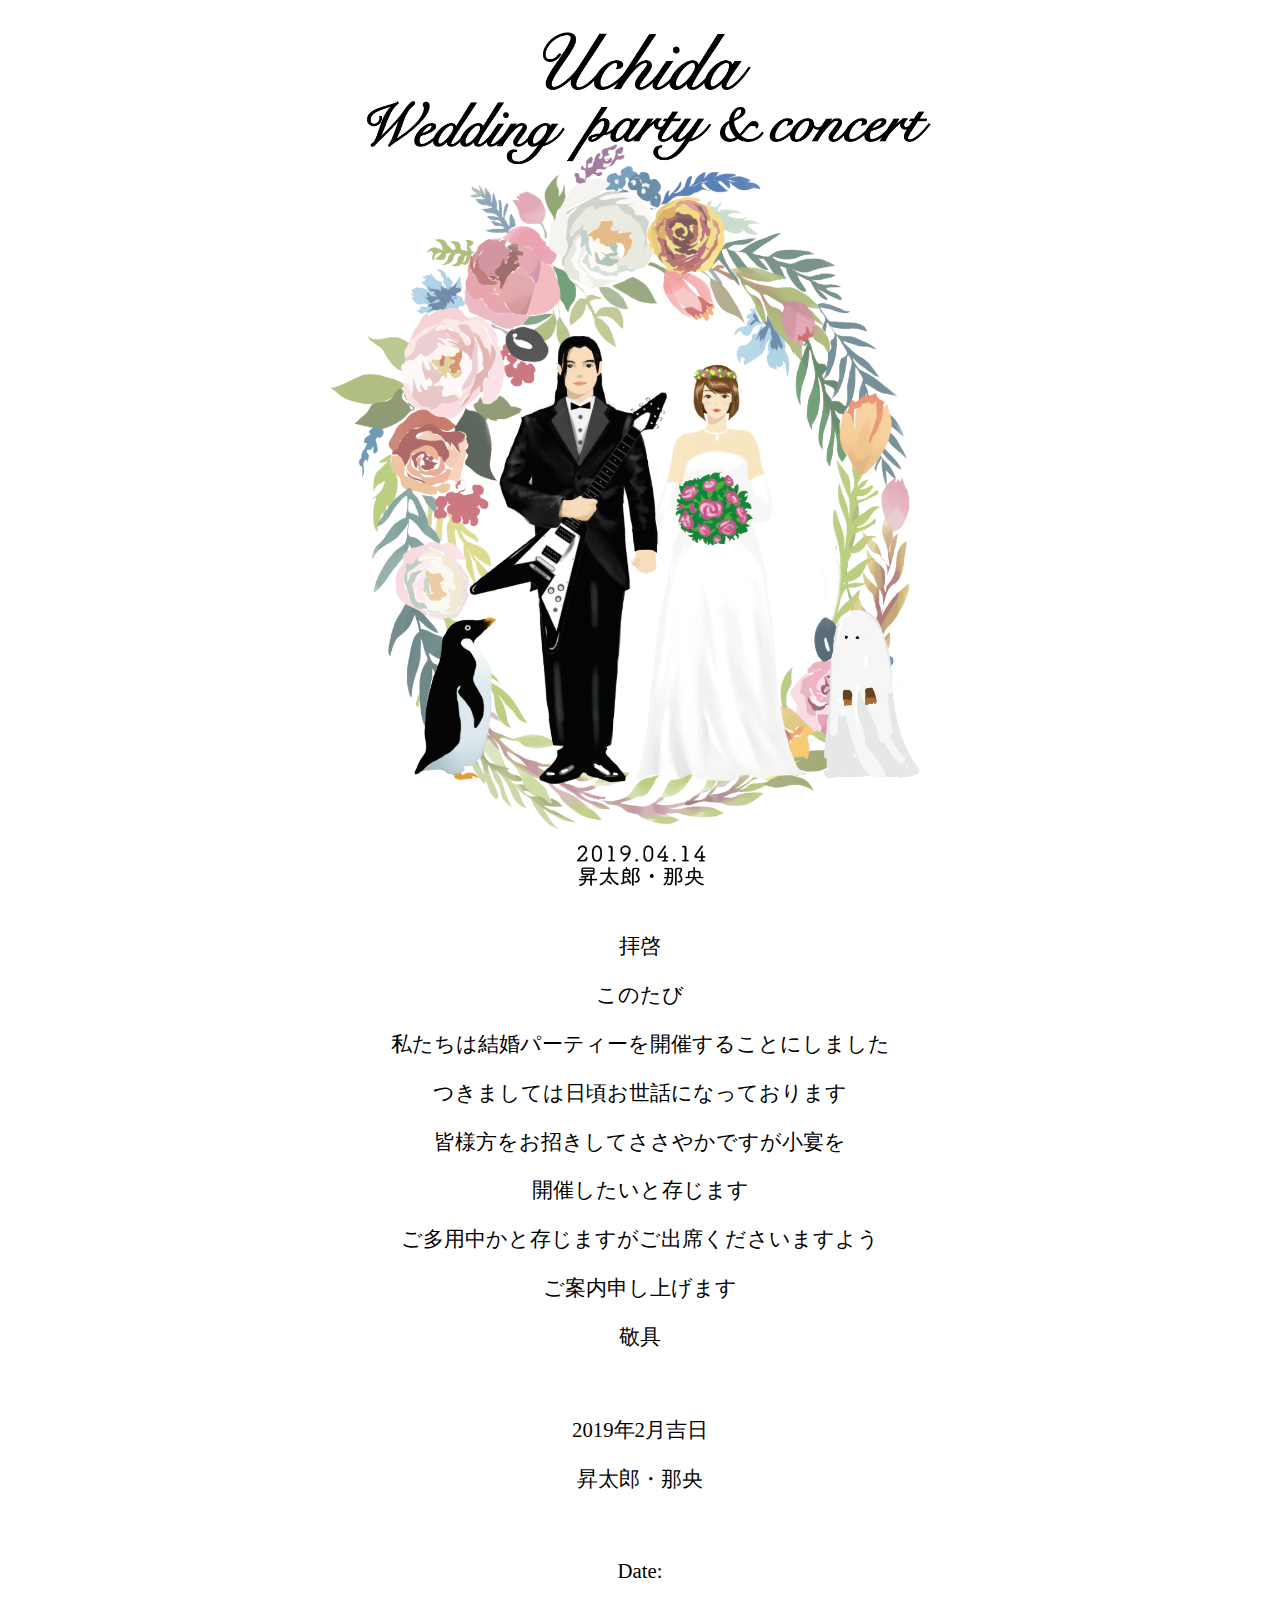
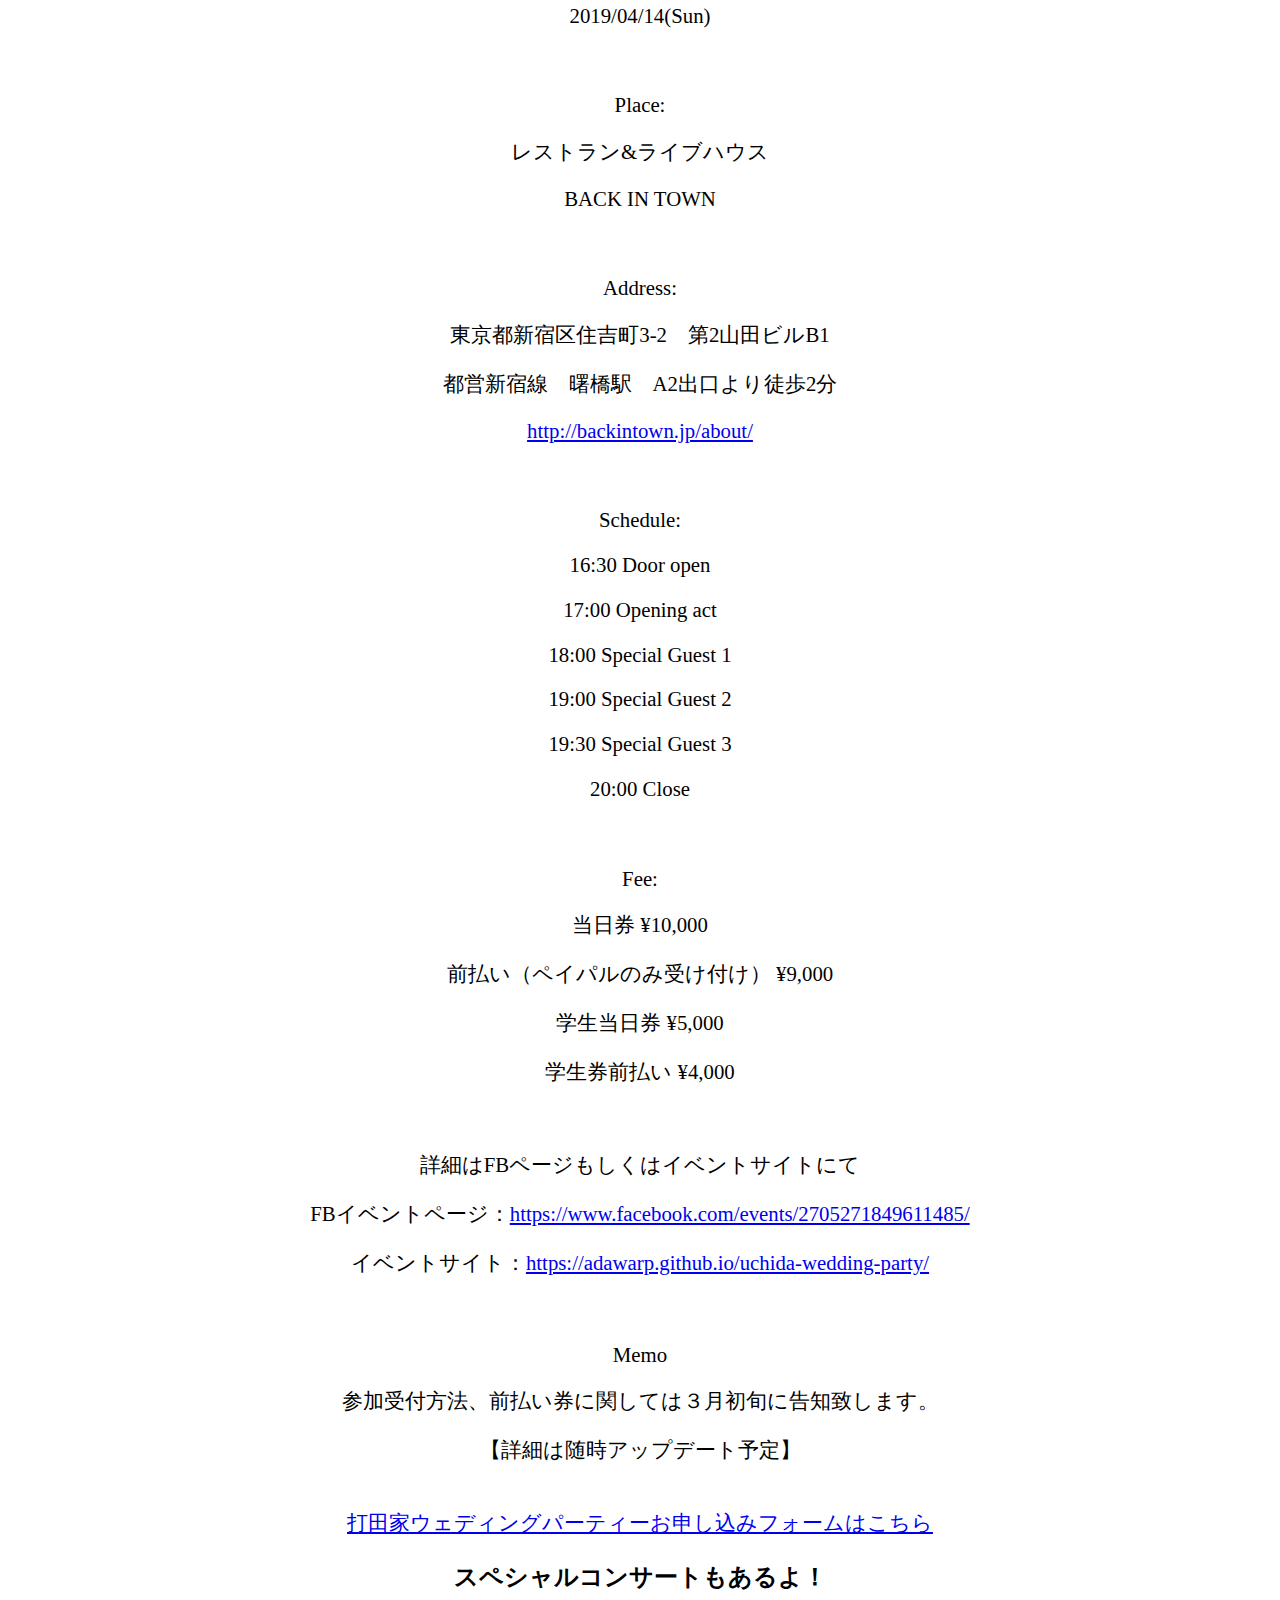
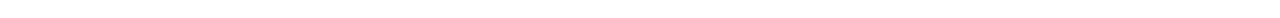
<file: index.html>
<!DOCTYPE html>
<html>
  <head>
    <title>Uchida Wedding party & concert</title>
    <link rel="stylesheet" type="text/css" href="style.css">
  </head>
  <body>
<img src="./assets/wedding-flyer-01.png" width='50%'/>
<p>拝啓</p>
<p>このたび</p>
<p>私たちは結婚パーティーを開催することにしました</p>
<p>つきましては日頃お世話になっております</p>
<p>皆様方をお招きしてささやかですが小宴を</p>
<p>開催したいと存じます</p>
<p>ご多用中かと存じますがご出席くださいますよう</p>
<p>ご案内申し上げます</p>
<p>敬具</p>
<br>
<p>2019年2月吉日</p>
<p>昇太郎・那央</p>
<br>
<p>Date:</p>
<p>2019/04/14(Sun)</p>
<br>
<p>Place:</p>
<p>レストラン&ライブハウス</p>
<p>BACK IN TOWN</p>
<br>
<p>Address:</p>
<p>東京都新宿区住吉町3-2　第2山田ビルB1</p>
<p>都営新宿線　曙橋駅　A2出口より徒歩2分</p>
<p><a href="http://backintown.jp/about/">http://backintown.jp/about/</a></p>
<br>
<p>Schedule:</p>
<p>16:30 Door open</p>
<p>17:00 Opening act</p>
<p>18:00 Special Guest 1</p>
<p>19:00 Special Guest 2</p>
<p>19:30 Special Guest 3</p>
<p>20:00 Close</p>
<br>
<p>Fee:</p>
<p>当日券 ¥10,000</p>
<p>前払い（ペイパルのみ受け付け） ¥9,000</p>
<p>学生当日券 ¥5,000</p>
<p>学生券前払い ¥4,000</p>
<br>
<p>詳細はFBページもしくはイベントサイトにて</p>
<p>FBイベントページ：<a href="https://www.facebook.com/events/2705271849611485/">https://www.facebook.com/events/2705271849611485/</a></p>
<p>イベントサイト：<a href="https://adawarp.github.io/uchida-wedding-party/">https://adawarp.github.io/uchida-wedding-party/</a></p>
<br>
<p>Memo</p>
<p>参加受付方法、前払い券に関しては３月初旬に告知致します。</p>
<p>【詳細は随時アップデート予定】</p>
<br>
<a href="https://goo.gl/forms/eLW3YJ17Cw2bu4u33">打田家ウェディングパーティーお申し込みフォームはこちら</a>

<h3>スペシャルコンサートもあるよ！</h3>
</body>
</html>
</file>
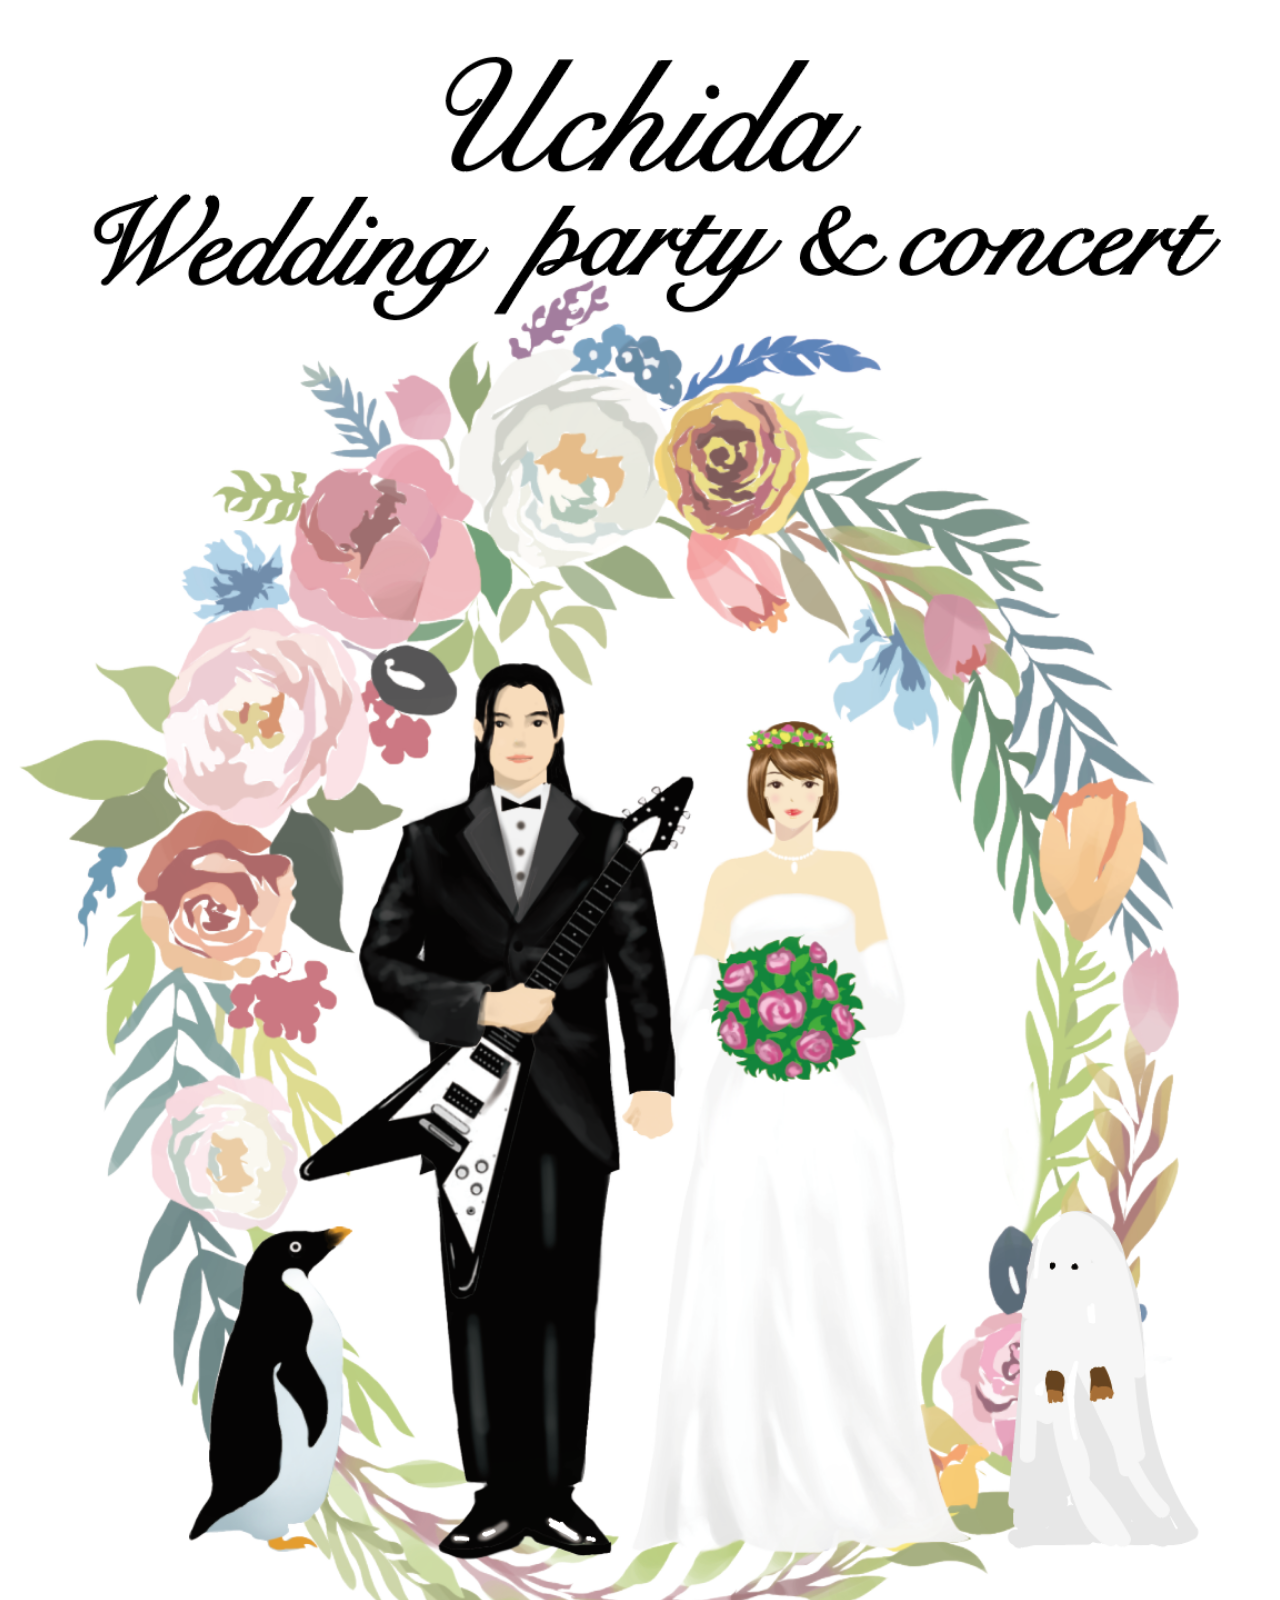
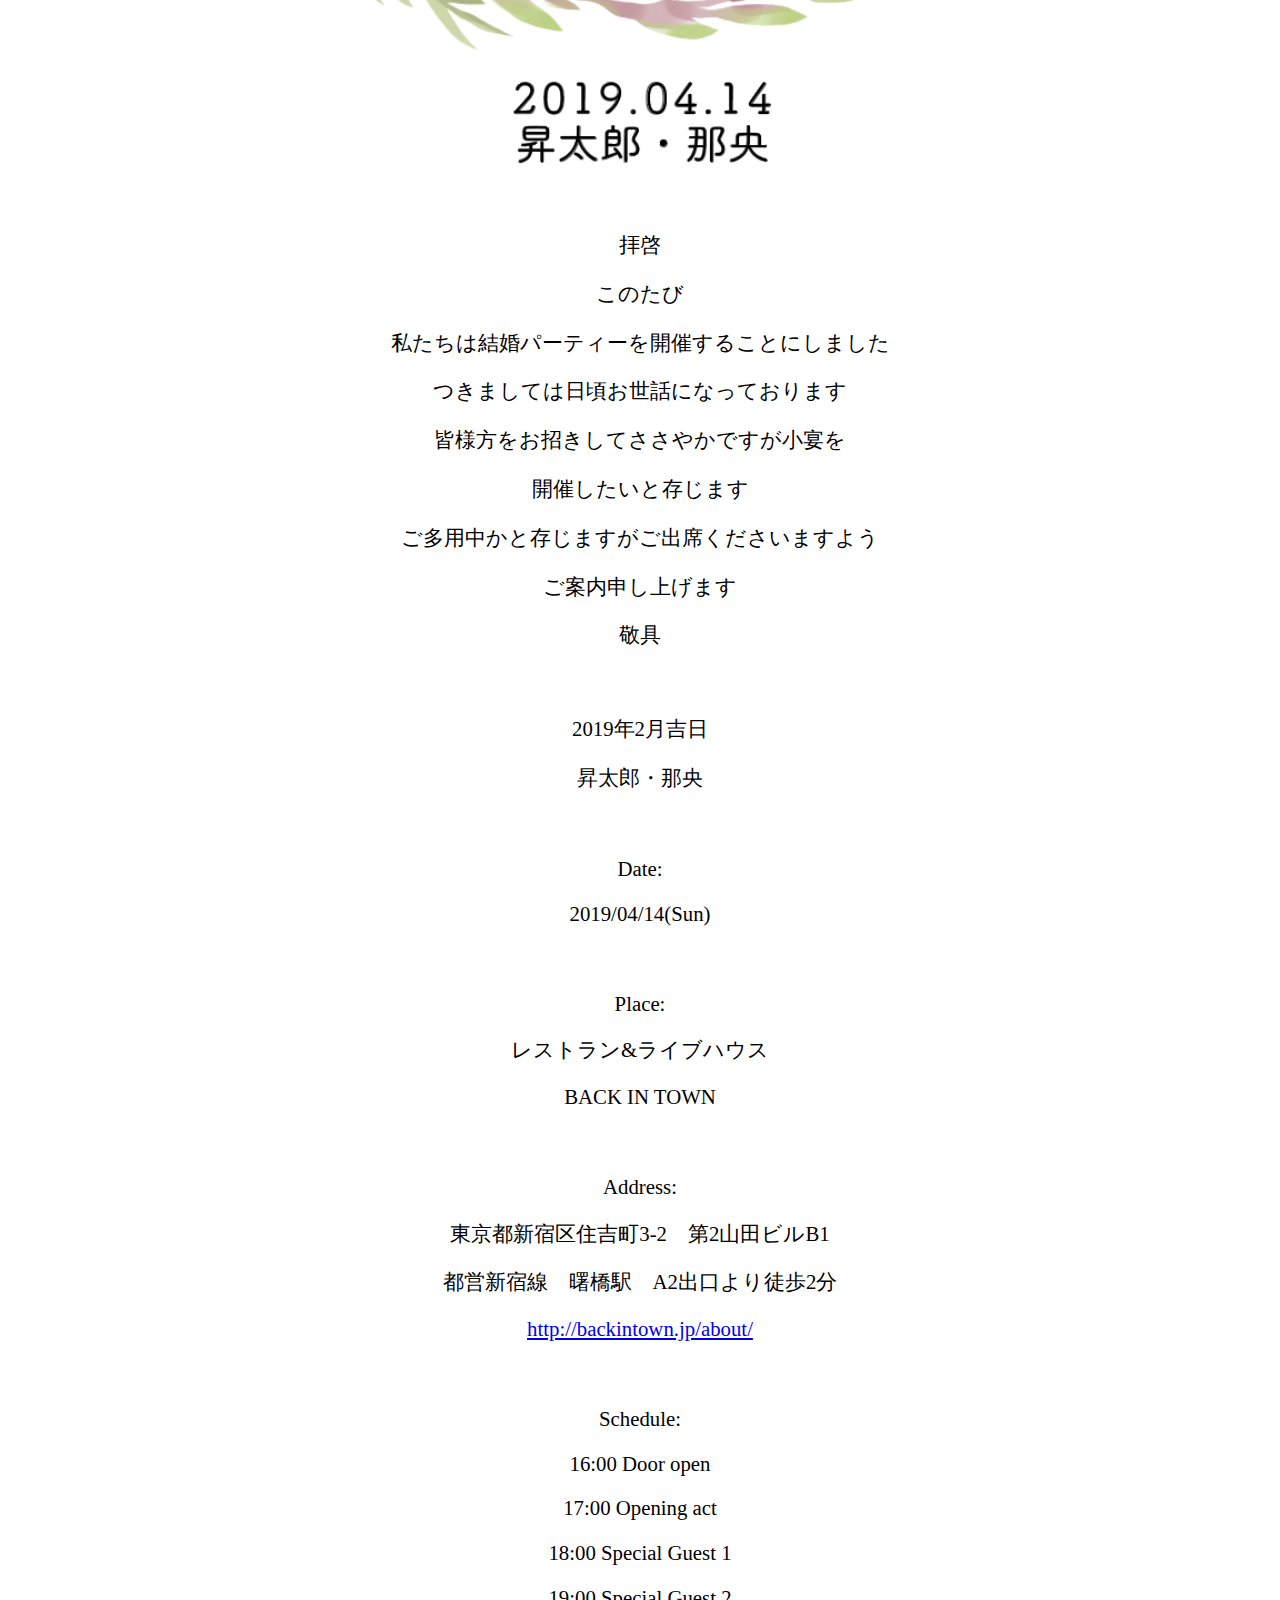
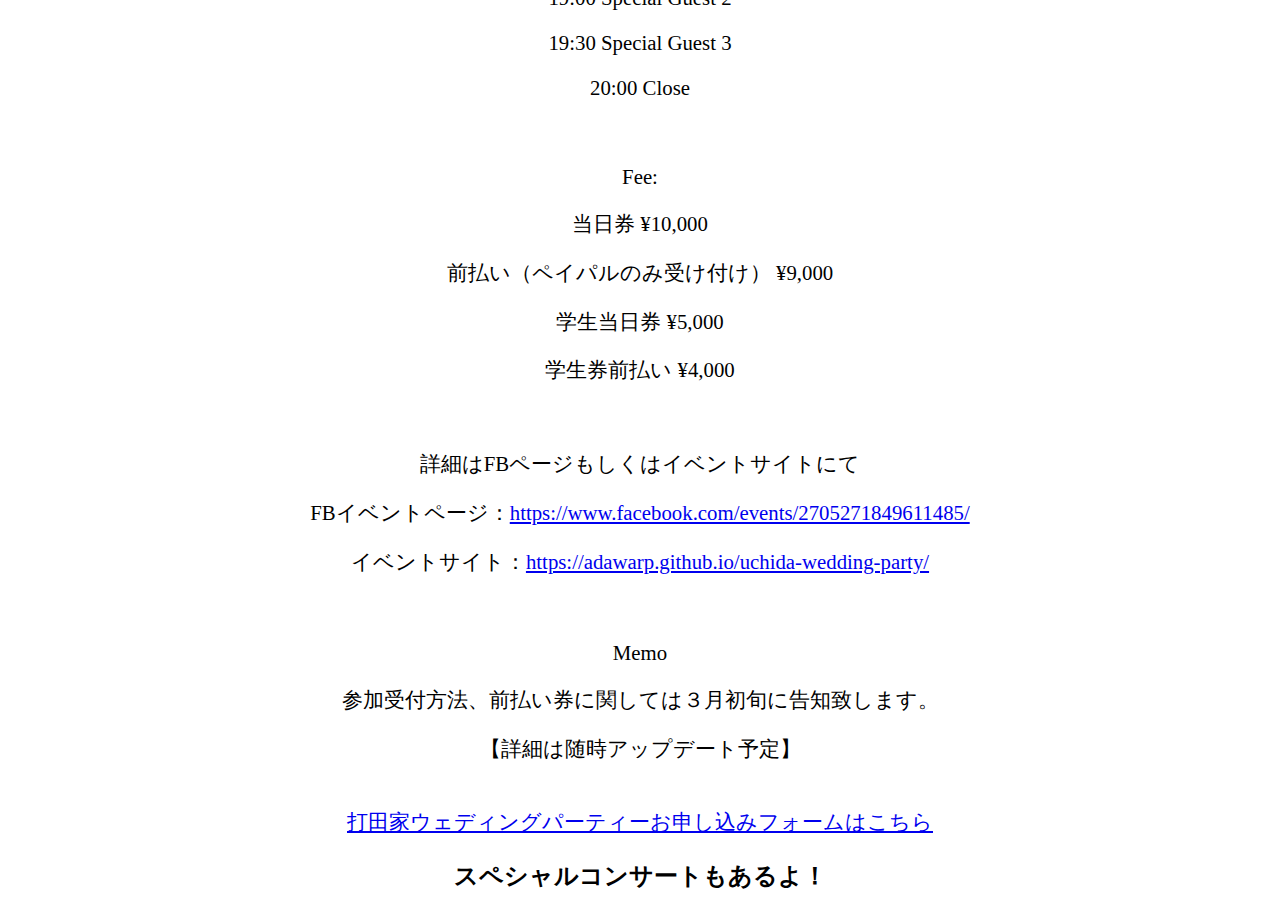
<file: index2.html>
<!DOCTYPE html>
<html>
  <head>
    <title>Uchida Wedding party & concert</title>
    <link rel="stylesheet" type="text/css" href="style.css">
  </head>
  <body>
<img src="./assets/wedding-flyer-01.png" width='100%'/>
<p>拝啓</p>
<p>このたび</p>
<p>私たちは結婚パーティーを開催することにしました</p>
<p>つきましては日頃お世話になっております</p>
<p>皆様方をお招きしてささやかですが小宴を</p>
<p>開催したいと存じます</p>
<p>ご多用中かと存じますがご出席くださいますよう</p>
<p>ご案内申し上げます</p>
<p>敬具</p>
<br>
<p>2019年2月吉日</p>
<p>昇太郎・那央</p>
<br>
<p>Date:</p>
<p>2019/04/14(Sun)</p>
<br>
<p>Place:</p>
<p>レストラン&ライブハウス</p>
<p>BACK IN TOWN</p>
<br>
<p>Address:</p>
<p>東京都新宿区住吉町3-2　第2山田ビルB1</p>
<p>都営新宿線　曙橋駅　A2出口より徒歩2分</p>
<p><a href="http://backintown.jp/about/">http://backintown.jp/about/</a></p>
<br>
<p>Schedule:</p>
<p>16:00 Door open</p>
<p>17:00 Opening act</p>
<p>18:00 Special Guest 1</p>
<p>19:00 Special Guest 2</p>
<p>19:30 Special Guest 3</p>
<p>20:00 Close</p>
<br>
<p>Fee:</p>
<p>当日券 ¥10,000</p>
<p>前払い（ペイパルのみ受け付け） ¥9,000</p>
<p>学生当日券 ¥5,000</p>
<p>学生券前払い ¥4,000</p>
<br>
<p>詳細はFBページもしくはイベントサイトにて</p>
<p>FBイベントページ：<a href="https://www.facebook.com/events/2705271849611485/">https://www.facebook.com/events/2705271849611485/</a></p>
<p>イベントサイト：<a href="https://adawarp.github.io/uchida-wedding-party/">https://adawarp.github.io/uchida-wedding-party/</a></p>
<br>
<p>Memo</p>
<p>参加受付方法、前払い券に関しては３月初旬に告知致します。</p>
<p>【詳細は随時アップデート予定】</p>
<br>
<a href="https://goo.gl/forms/eLW3YJ17Cw2bu4u33">打田家ウェディングパーティーお申し込みフォームはこちら</a>

<h3>スペシャルコンサートもあるよ！</h3>
</body>
</html>
</file>
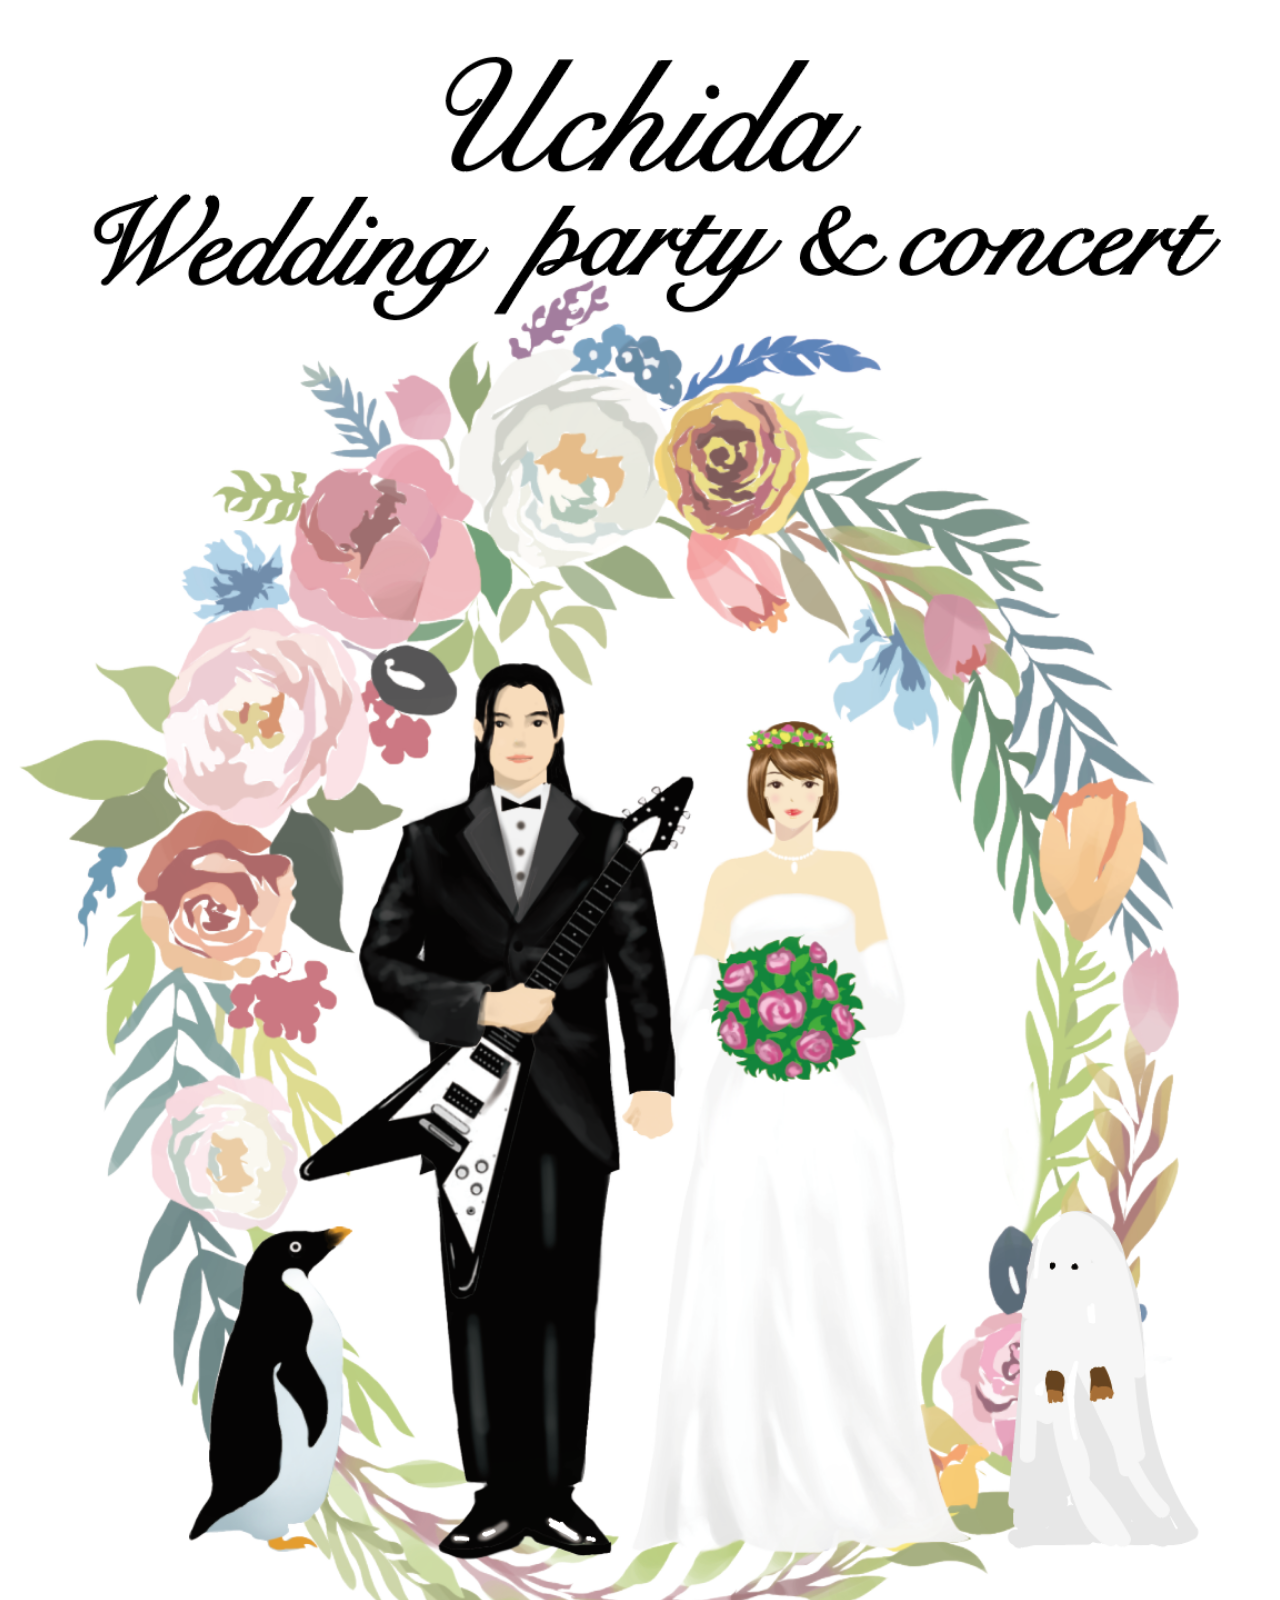
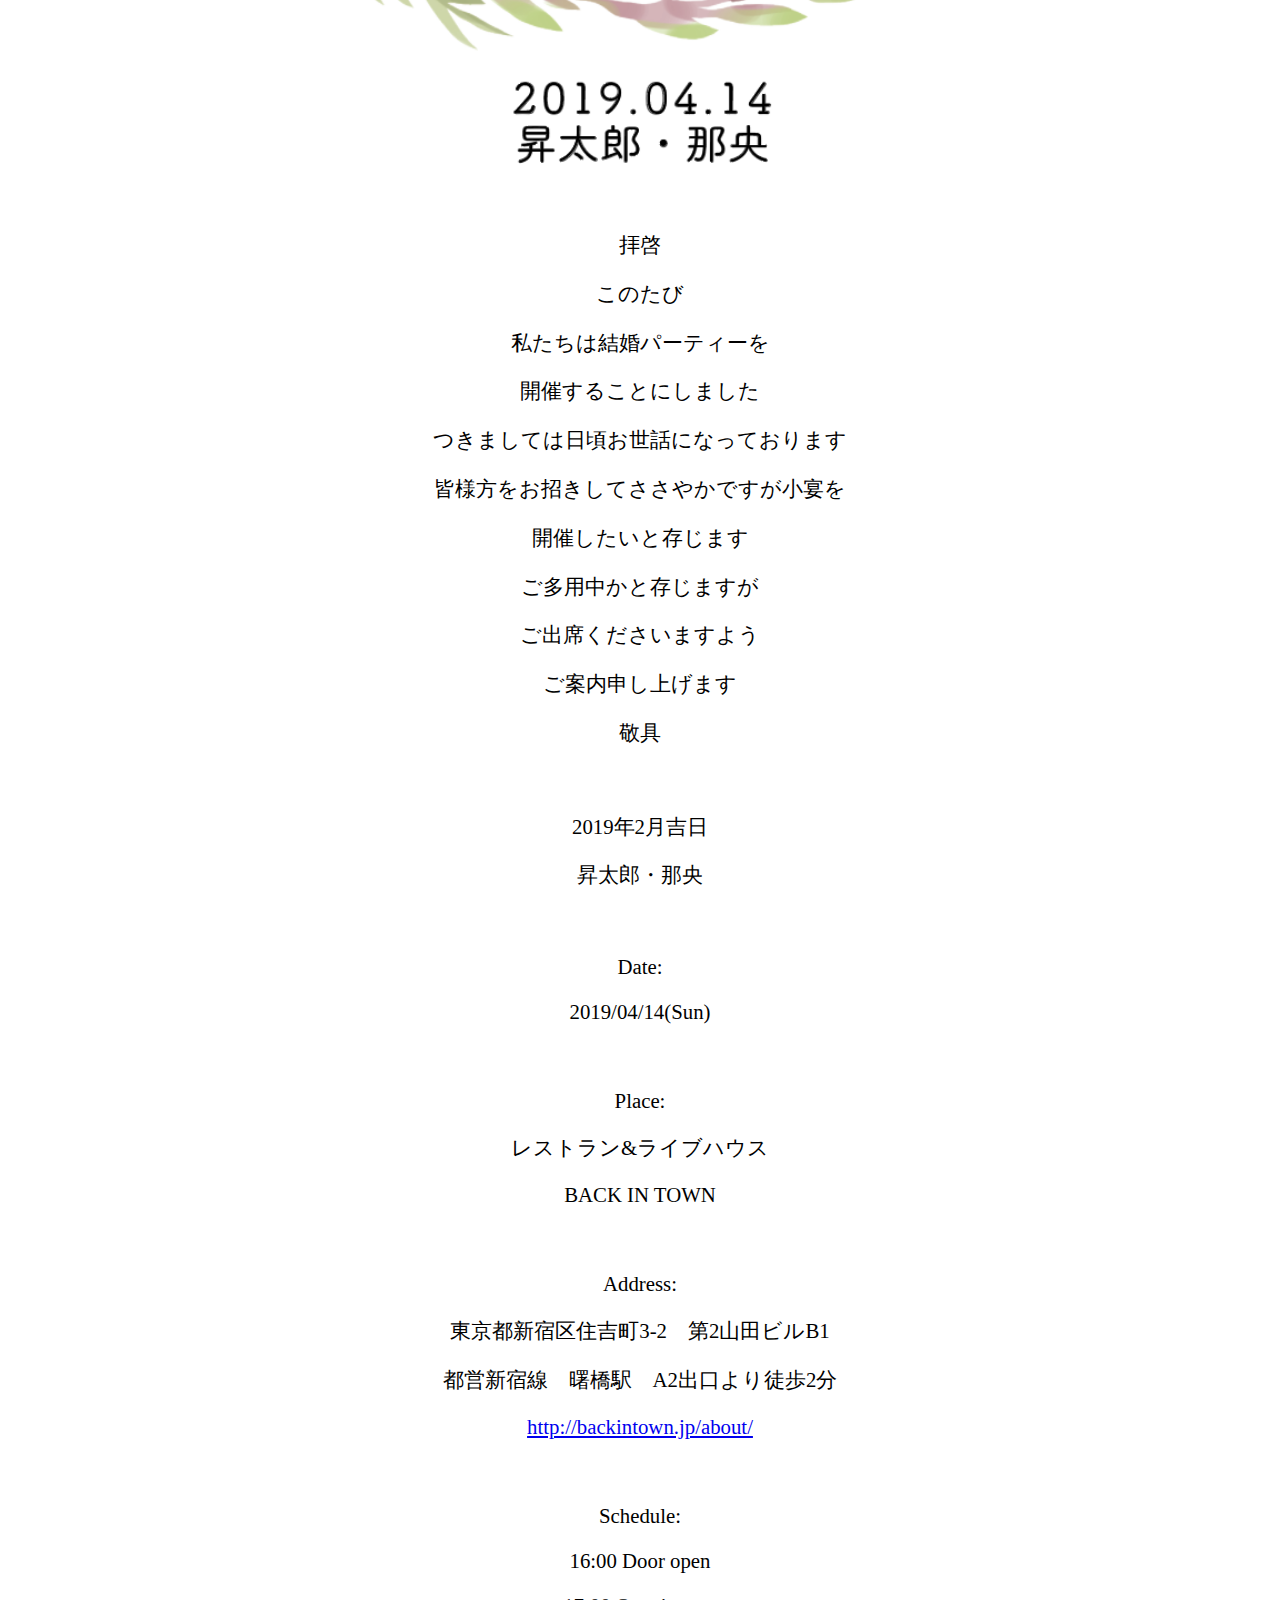
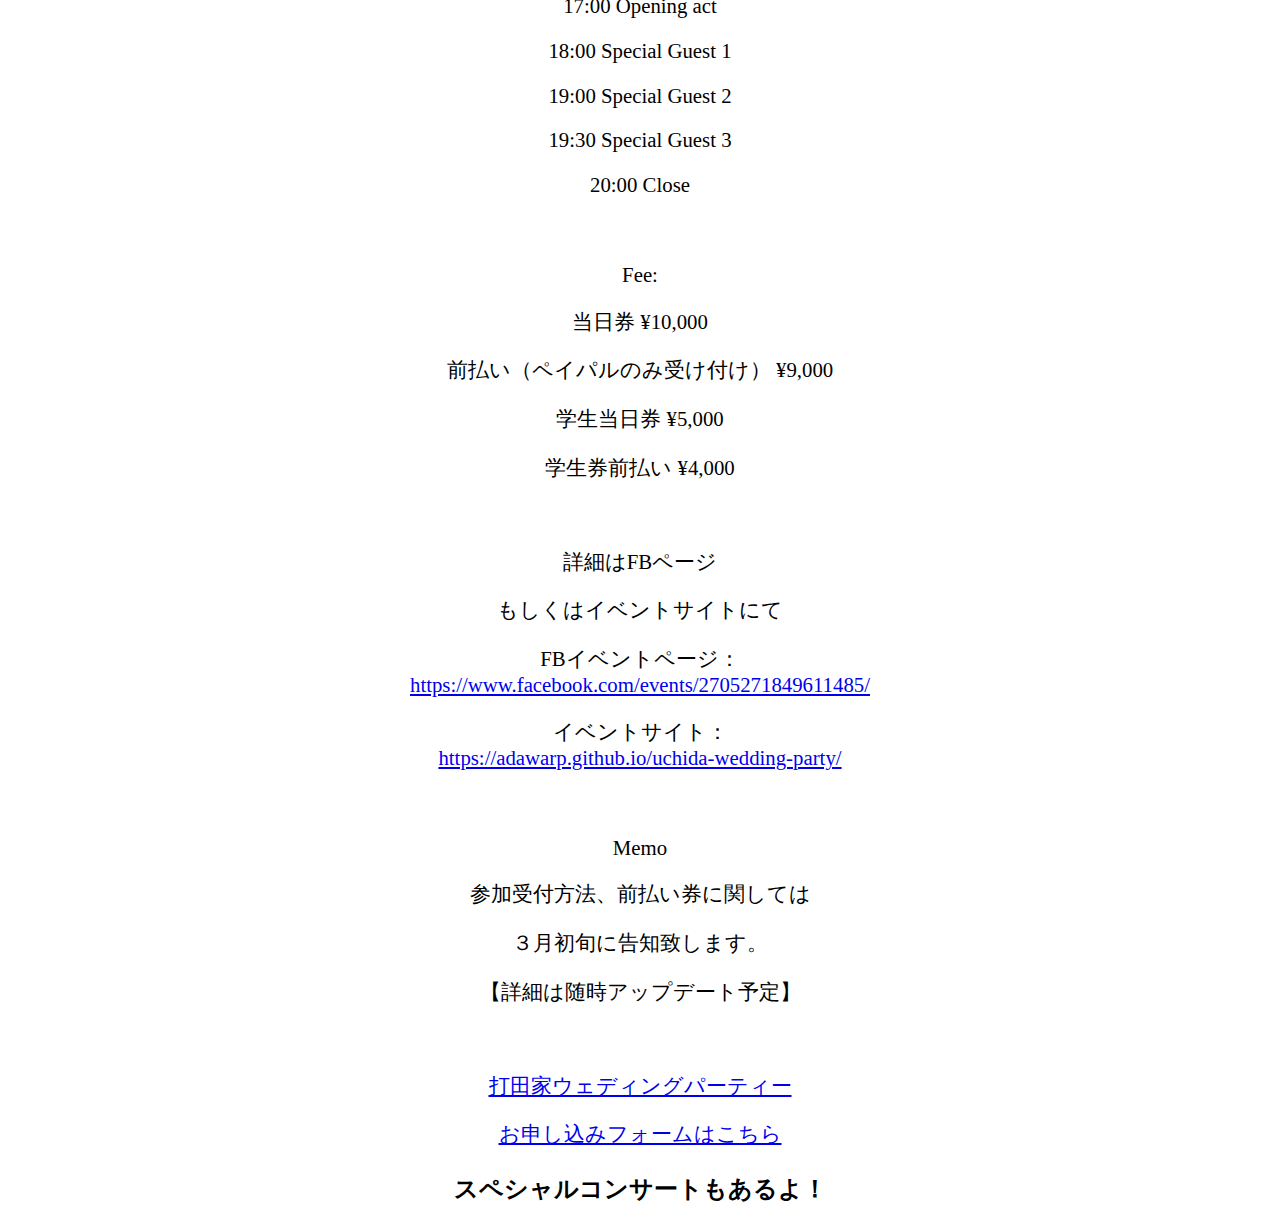
<file: index3.html>
<!DOCTYPE html>
<html>
  <head>
    <title>Uchida Wedding party & concert</title>
    <link rel="stylesheet" type="text/css" href="style.css">
  </head>
  <body>
<img src="./assets/wedding-flyer-01.png" width='100%'/>
<p>拝啓</p>
<p>このたび</p>
<p>私たちは結婚パーティーを</p>
<p>開催することにしました</p>
<p>つきましては日頃お世話になっております</p>
<p>皆様方をお招きしてささやかですが小宴を</p>
<p>開催したいと存じます</p>
<p>ご多用中かと存じますが</p>
<p>ご出席くださいますよう</p>
<p>ご案内申し上げます</p>
<p>敬具</p>
<br>
<p>2019年2月吉日</p>
<p>昇太郎・那央</p>
<br>
<p>Date:</p>
<p>2019/04/14(Sun)</p>
<br>
<p>Place:</p>
<p>レストラン&ライブハウス</p>
<p>BACK IN TOWN</p>
<br>
<p>Address:</p>
<p>東京都新宿区住吉町3-2　第2山田ビルB1</p>
<p>都営新宿線　曙橋駅　A2出口より徒歩2分</p>
<p><a href="http://backintown.jp/about/">http://backintown.jp/about/</a></p>
<br>
<p>Schedule:</p>
<p>16:00 Door open</p>
<p>17:00 Opening act</p>
<p>18:00 Special Guest 1</p>
<p>19:00 Special Guest 2</p>
<p>19:30 Special Guest 3</p>
<p>20:00 Close</p>
<br>
<p>Fee:</p>
<p>当日券 ¥10,000</p>
<p>前払い（ペイパルのみ受け付け） ¥9,000</p>
<p>学生当日券 ¥5,000</p>
<p>学生券前払い ¥4,000</p>
<br>
<p>詳細はFBページ</p>
<p>もしくはイベントサイトにて</p>
<p>FBイベントページ：
<br>
<a href="https://www.facebook.com/events/2705271849611485/">https://www.facebook.com/events/2705271849611485/</a></p>
<p>イベントサイト：
<br>
<a href="https://adawarp.github.io/uchida-wedding-party/">https://adawarp.github.io/uchida-wedding-party/</a></p>
<br>
<p>Memo</p>
<p>参加受付方法、前払い券に関しては</p>
<p>３月初旬に告知致します。</p>
<p>【詳細は随時アップデート予定】</p>
<br>
<a href="https://goo.gl/forms/eLW3YJ17Cw2bu4u33"><p>打田家ウェディングパーティー</p>
  <p>お申し込みフォームはこちら</p></a>

<h3>スペシャルコンサートもあるよ！</h3>
</body>
</html>
</file>
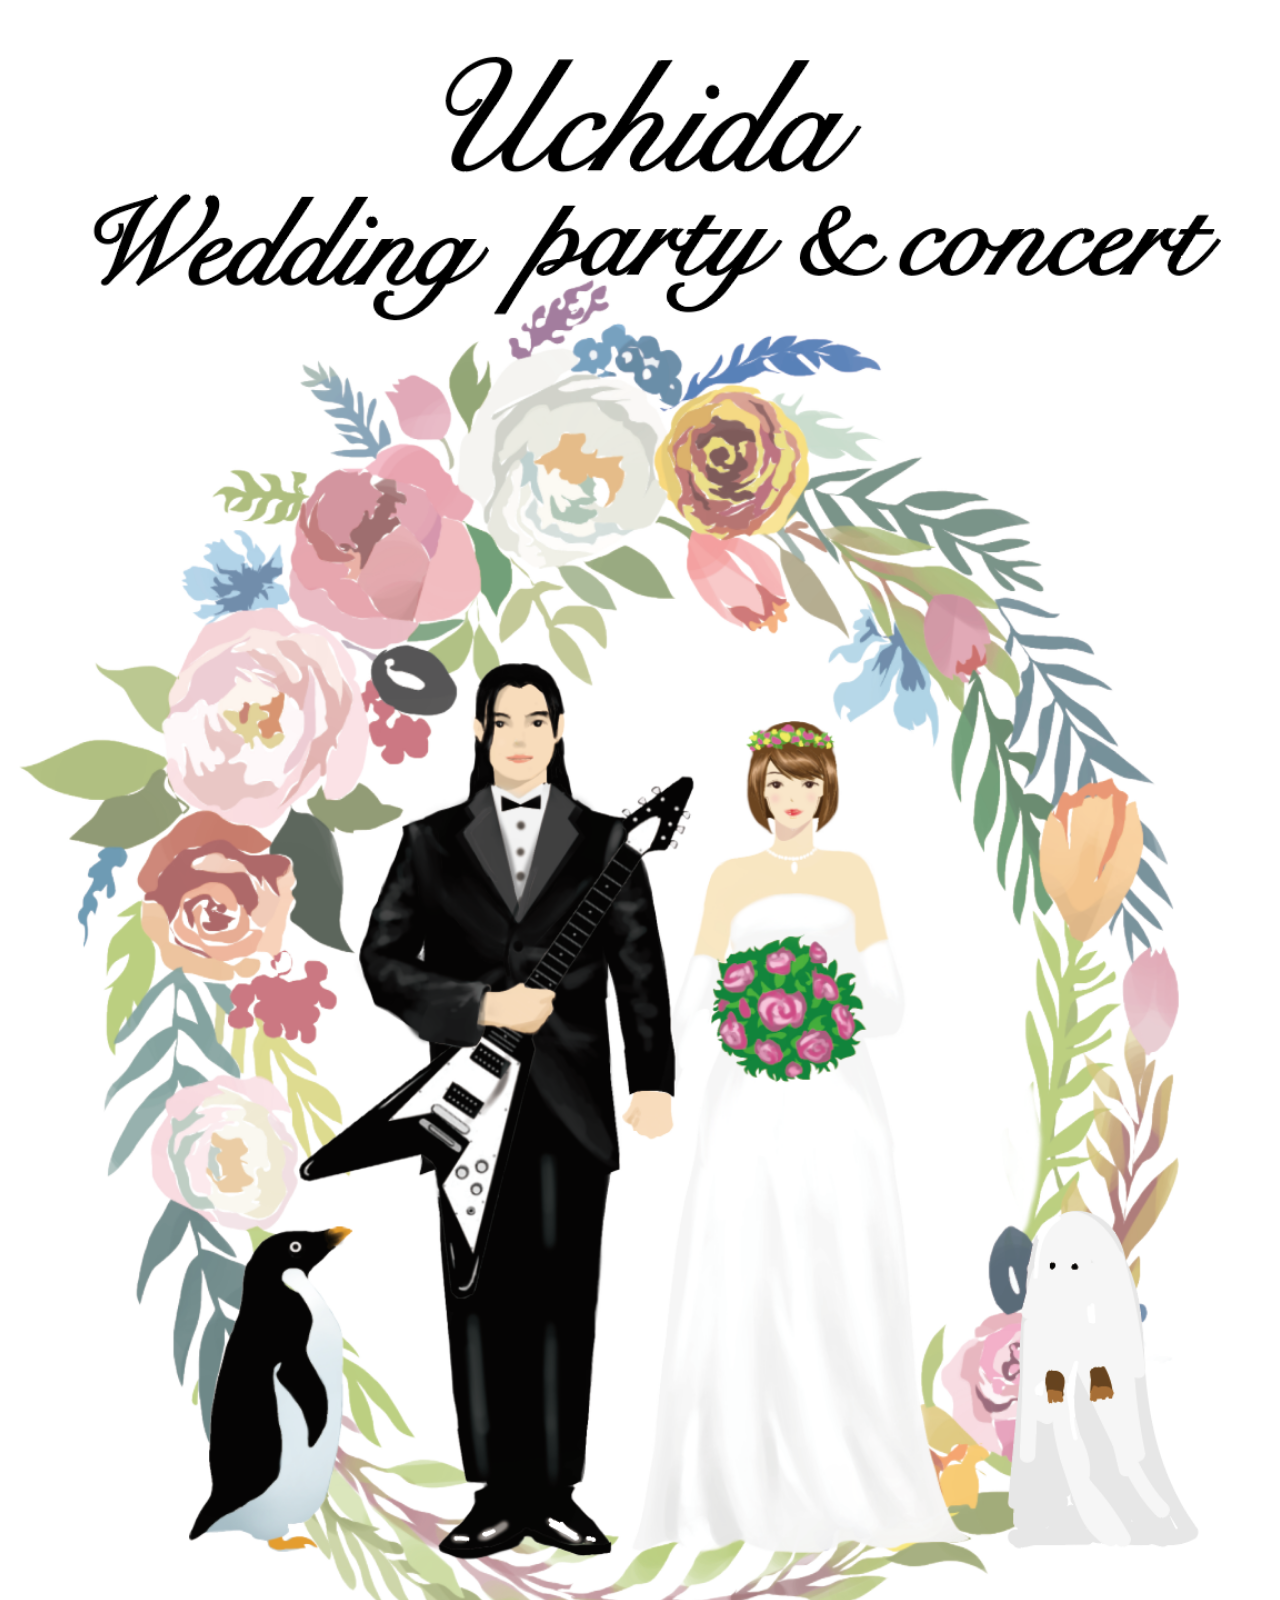
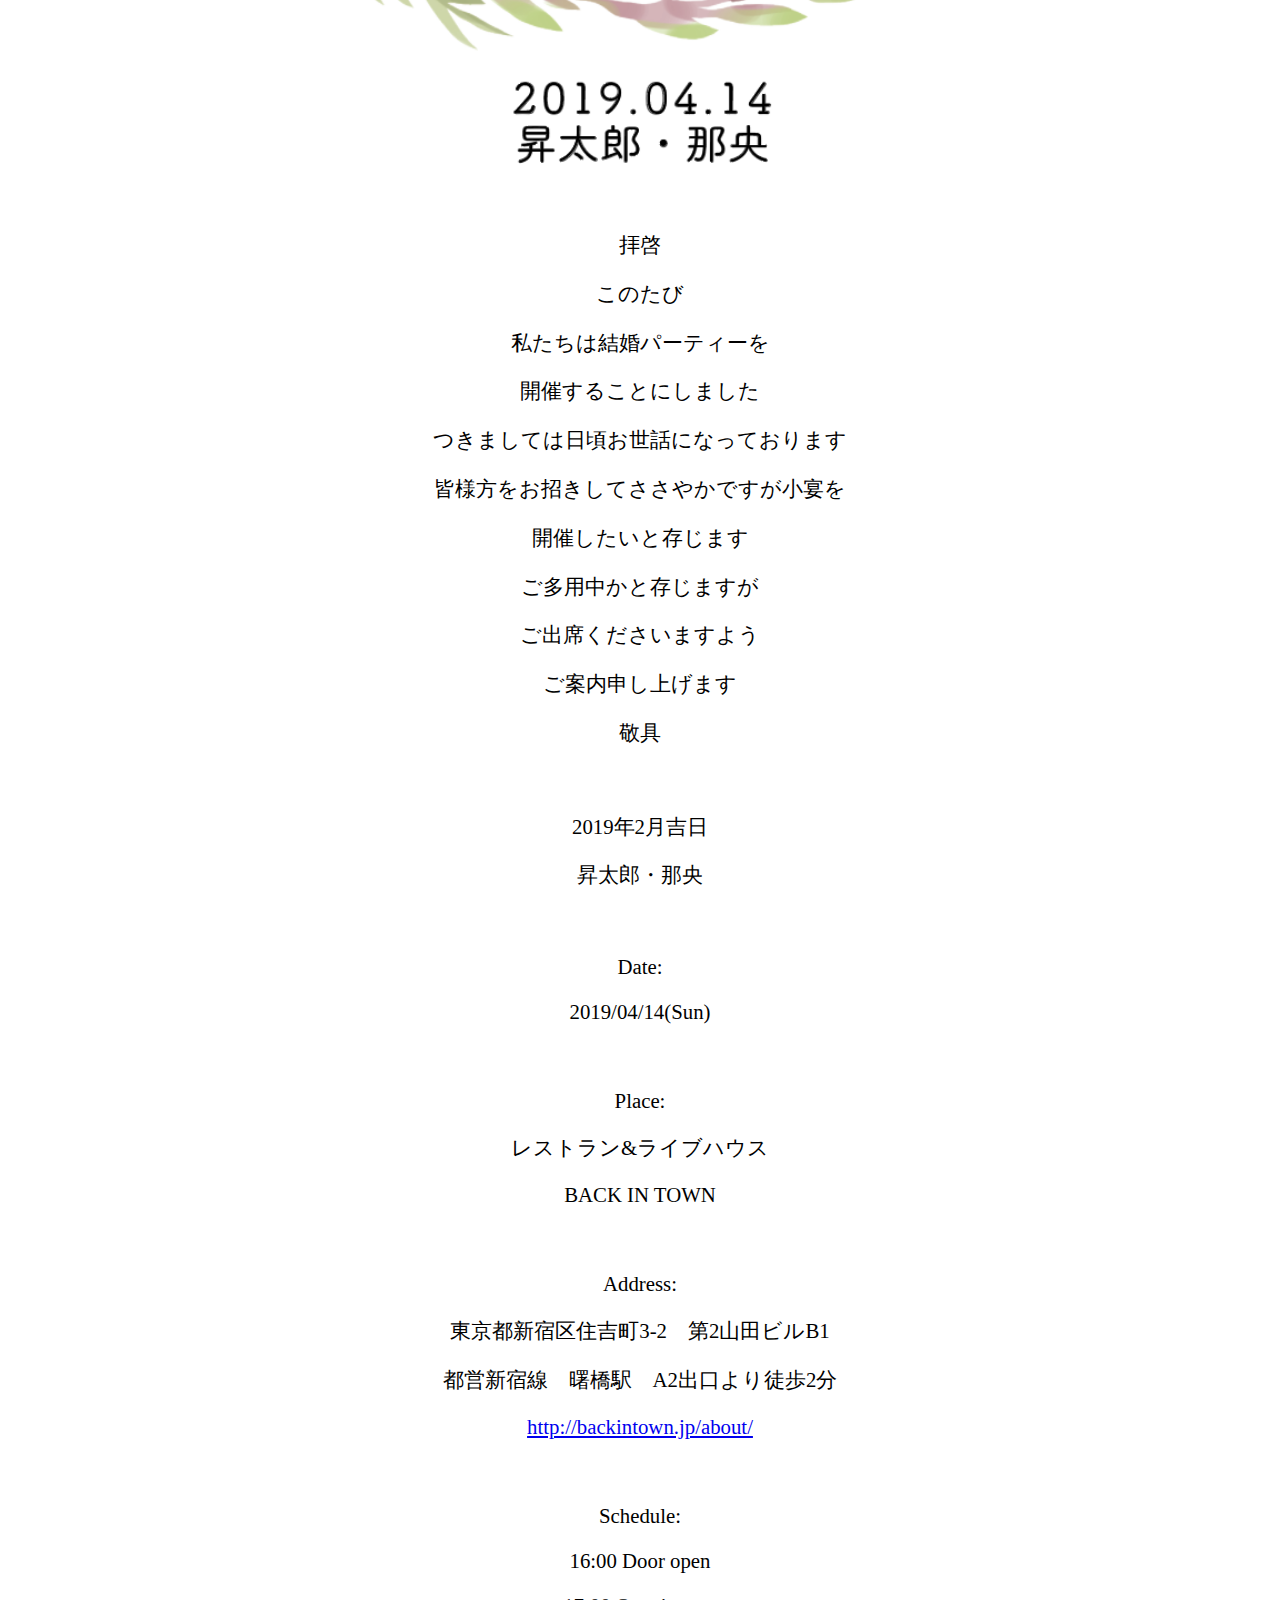
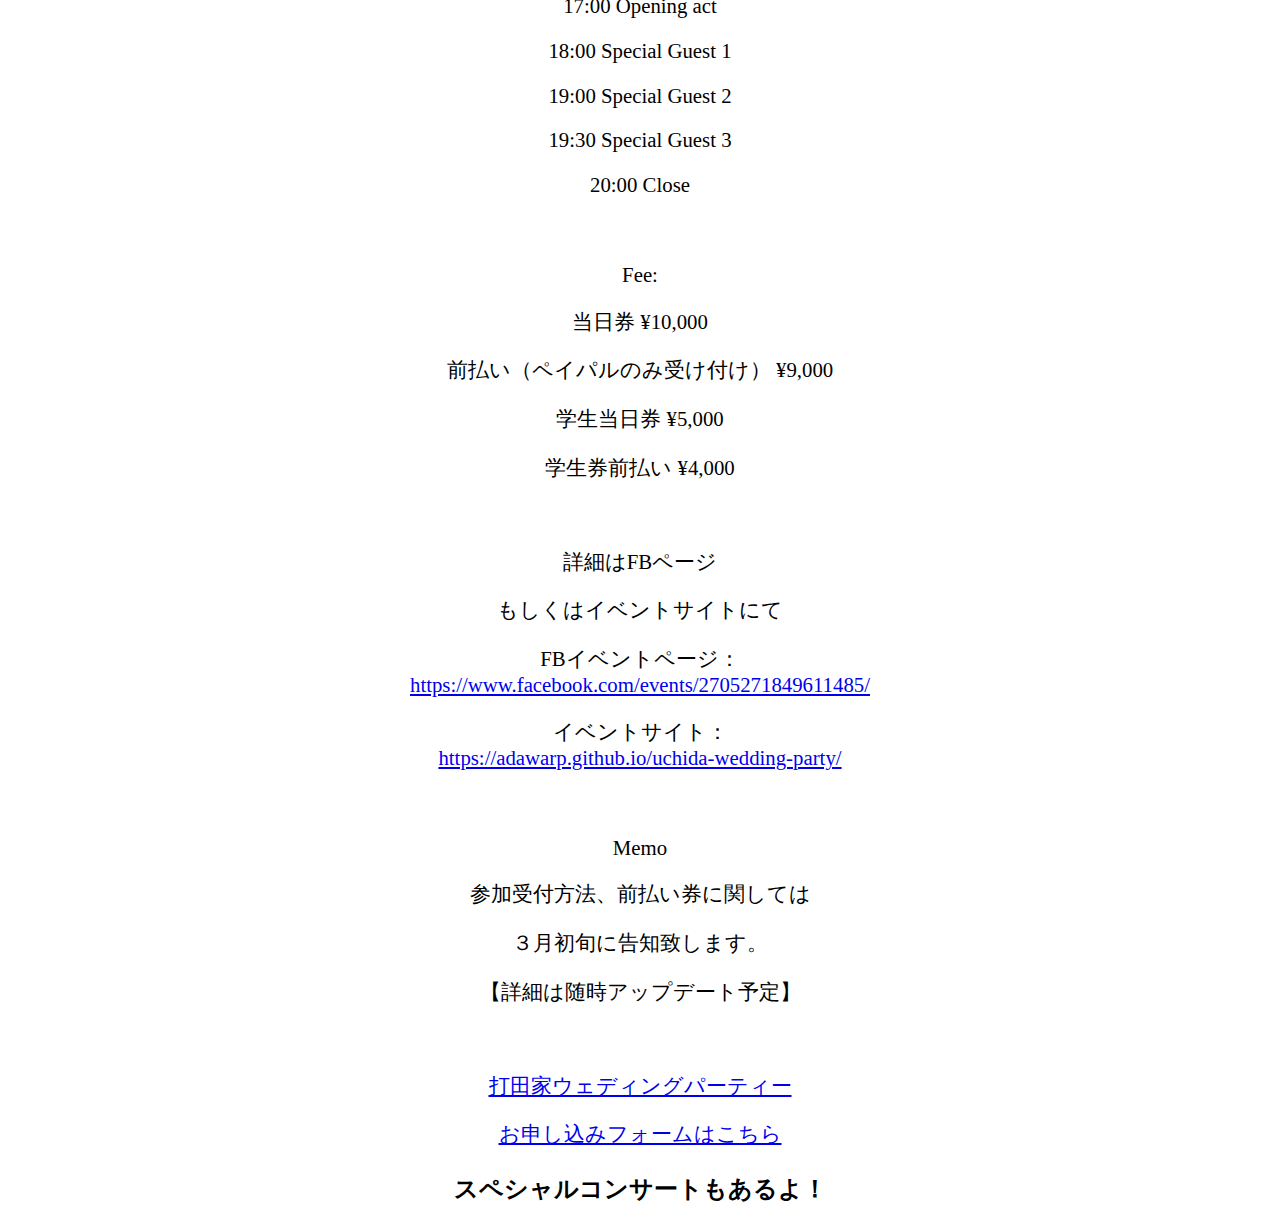
<file: index4.html>
<!DOCTYPE html>
<html>
  <head>
    <title>Uchida Wedding party & concert</title>
    <meta name=”viewport” content=”width=device-width,initial-scale=1.0,minimum-scale=1.0″>
    <link rel="stylesheet" type="text/css" href="style.css">
  </head>
  <body>
<img src="./assets/wedding-flyer-01.png" width='100%'/>
<p>拝啓</p>
<p>このたび</p>
<p>私たちは結婚パーティーを</p>
<p>開催することにしました</p>
<p>つきましては日頃お世話になっております</p>
<p>皆様方をお招きしてささやかですが小宴を</p>
<p>開催したいと存じます</p>
<p>ご多用中かと存じますが</p>
<p>ご出席くださいますよう</p>
<p>ご案内申し上げます</p>
<p>敬具</p>
<br>
<p>2019年2月吉日</p>
<p>昇太郎・那央</p>
<br>
<p>Date:</p>
<p>2019/04/14(Sun)</p>
<br>
<p>Place:</p>
<p>レストラン&ライブハウス</p>
<p>BACK IN TOWN</p>
<br>
<p>Address:</p>
<p>東京都新宿区住吉町3-2　第2山田ビルB1</p>
<p>都営新宿線　曙橋駅　A2出口より徒歩2分</p>
<p><a href="http://backintown.jp/about/">http://backintown.jp/about/</a></p>
<br>
<p>Schedule:</p>
<p>16:00 Door open</p>
<p>17:00 Opening act</p>
<p>18:00 Special Guest 1</p>
<p>19:00 Special Guest 2</p>
<p>19:30 Special Guest 3</p>
<p>20:00 Close</p>
<br>
<p>Fee:</p>
<p>当日券 ¥10,000</p>
<p>前払い（ペイパルのみ受け付け） ¥9,000</p>
<p>学生当日券 ¥5,000</p>
<p>学生券前払い ¥4,000</p>
<br>
<p>詳細はFBページ</p>
<p>もしくはイベントサイトにて</p>
<p>FBイベントページ：
<br>
<a href="https://www.facebook.com/events/2705271849611485/">https://www.facebook.com/events/2705271849611485/</a></p>
<p>イベントサイト：
<br>
<a href="https://adawarp.github.io/uchida-wedding-party/">https://adawarp.github.io/uchida-wedding-party/</a></p>
<br>
<p>Memo</p>
<p>参加受付方法、前払い券に関しては</p>
<p>３月初旬に告知致します。</p>
<p>【詳細は随時アップデート予定】</p>
<br>
<a href="https://goo.gl/forms/eLW3YJ17Cw2bu4u33"><p>打田家ウェディングパーティー</p>
  <p>お申し込みフォームはこちら</p></a>

<h3>スペシャルコンサートもあるよ！</h3>
</body>
</html>
</file>
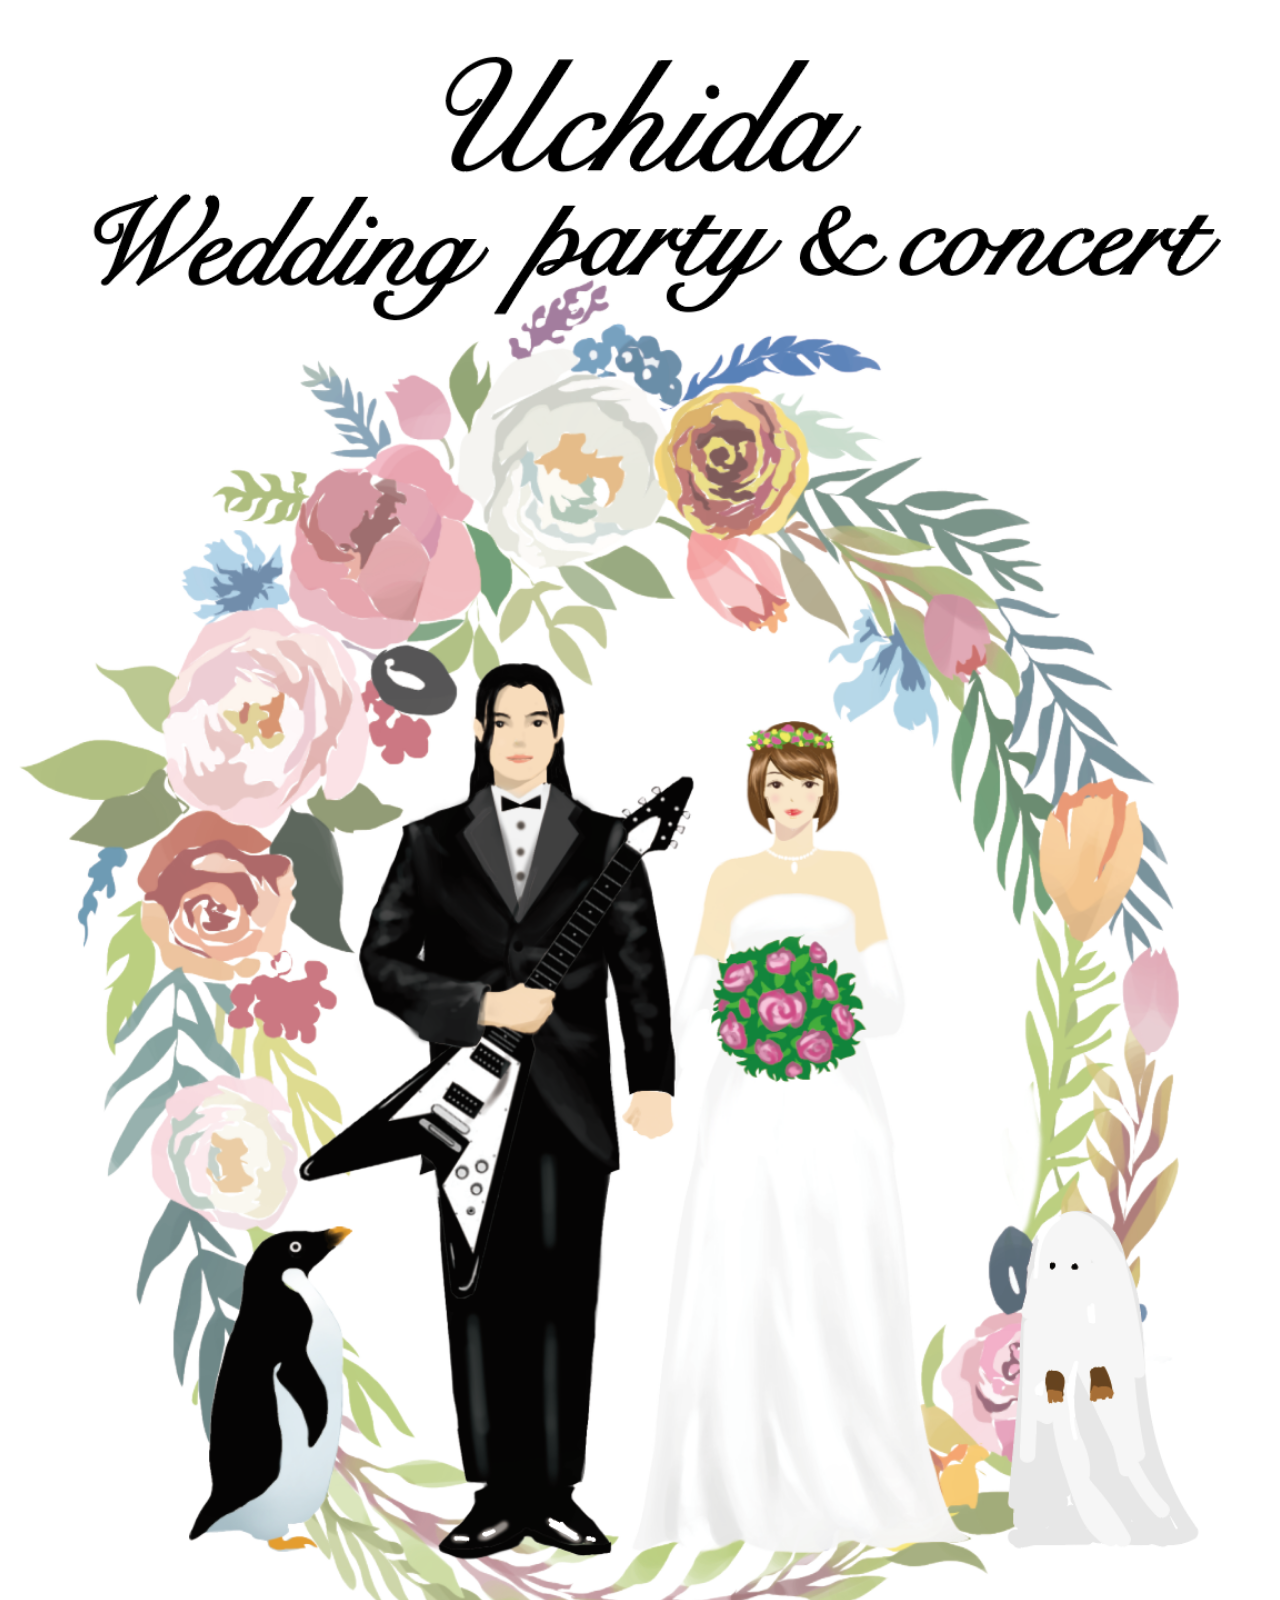
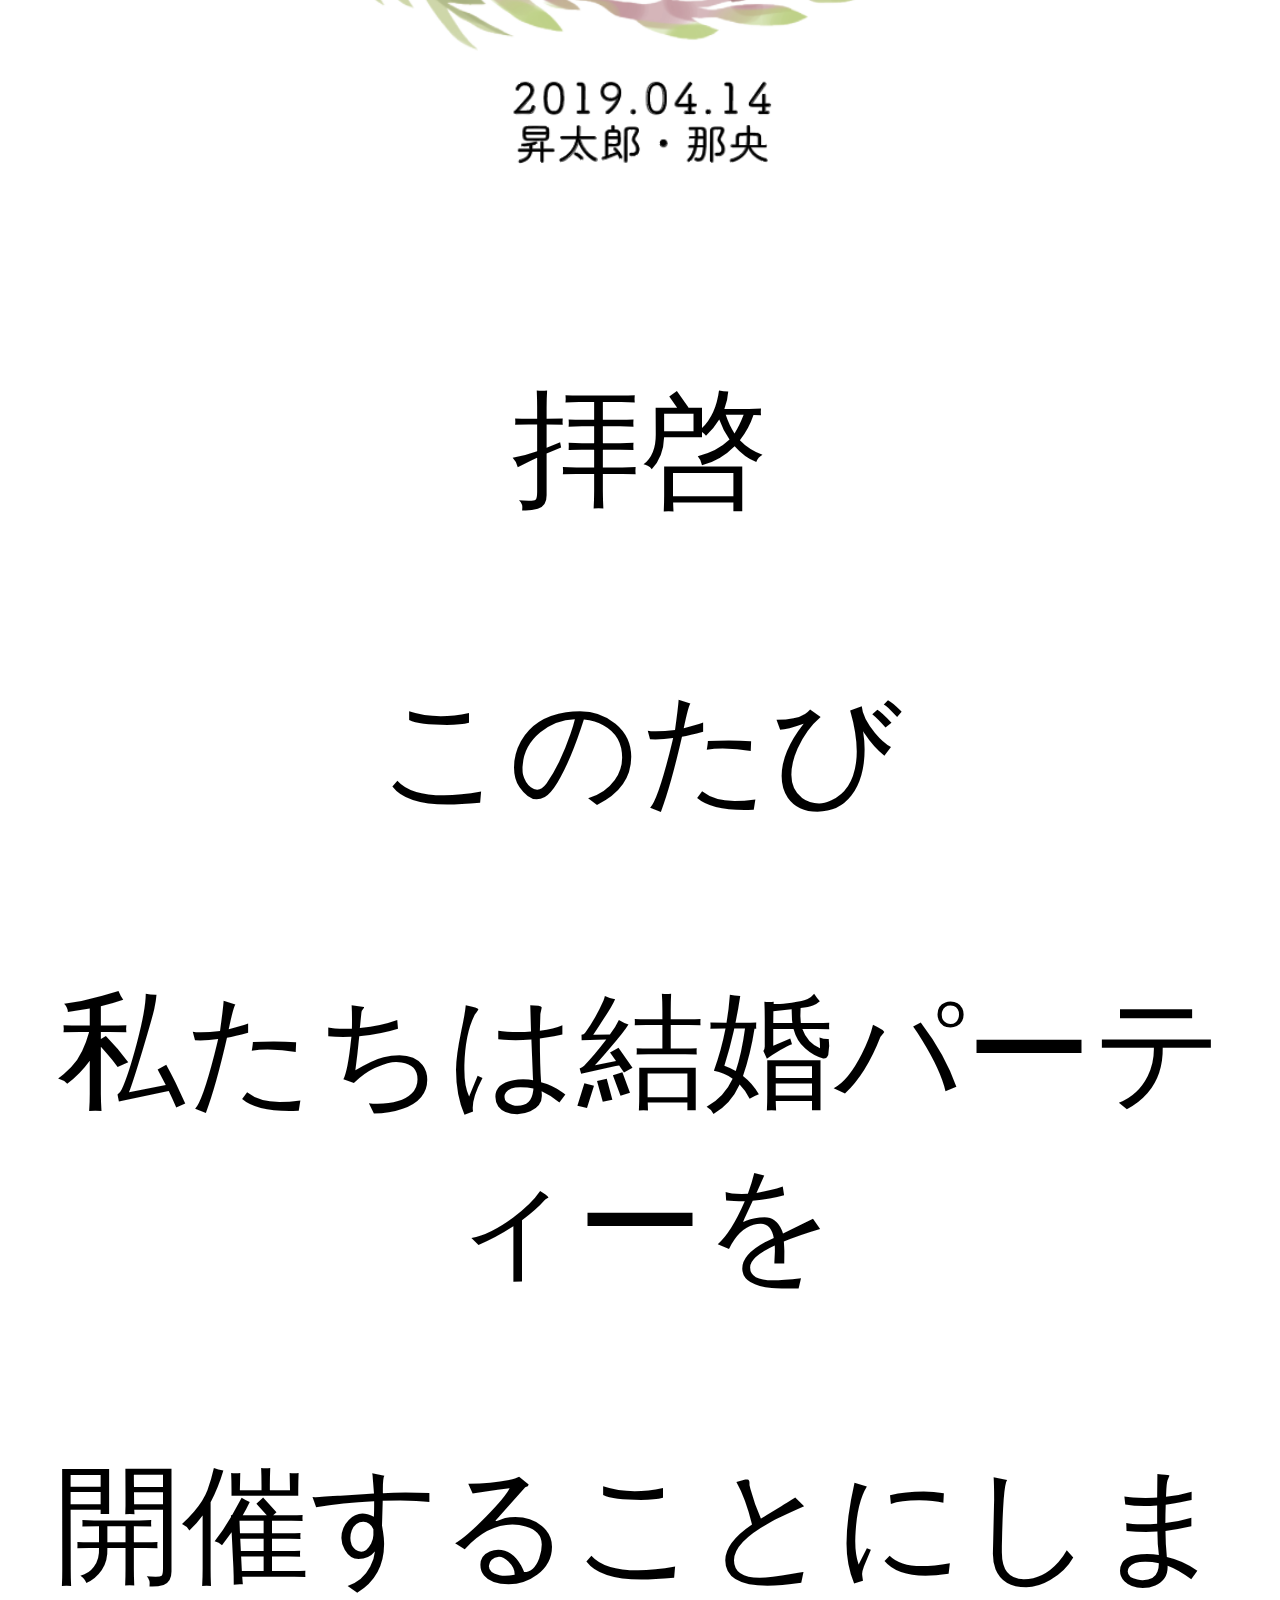
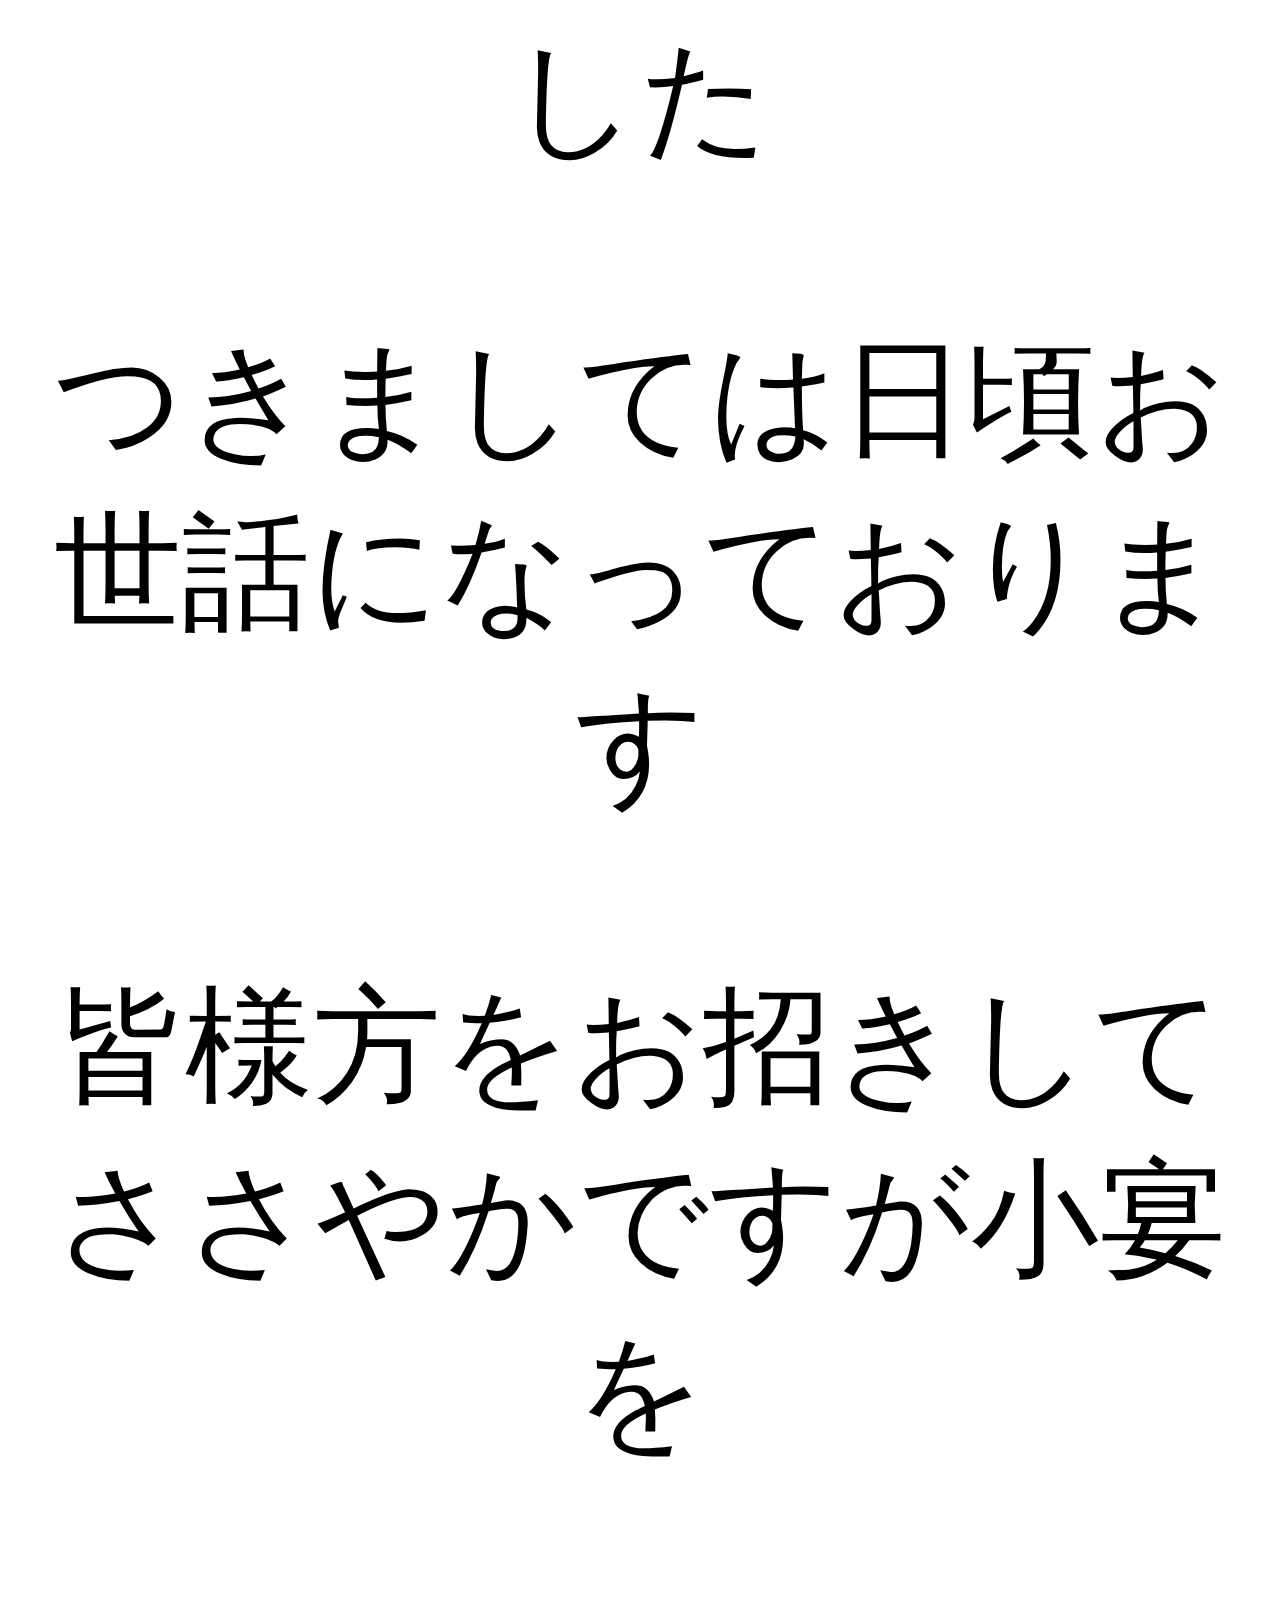
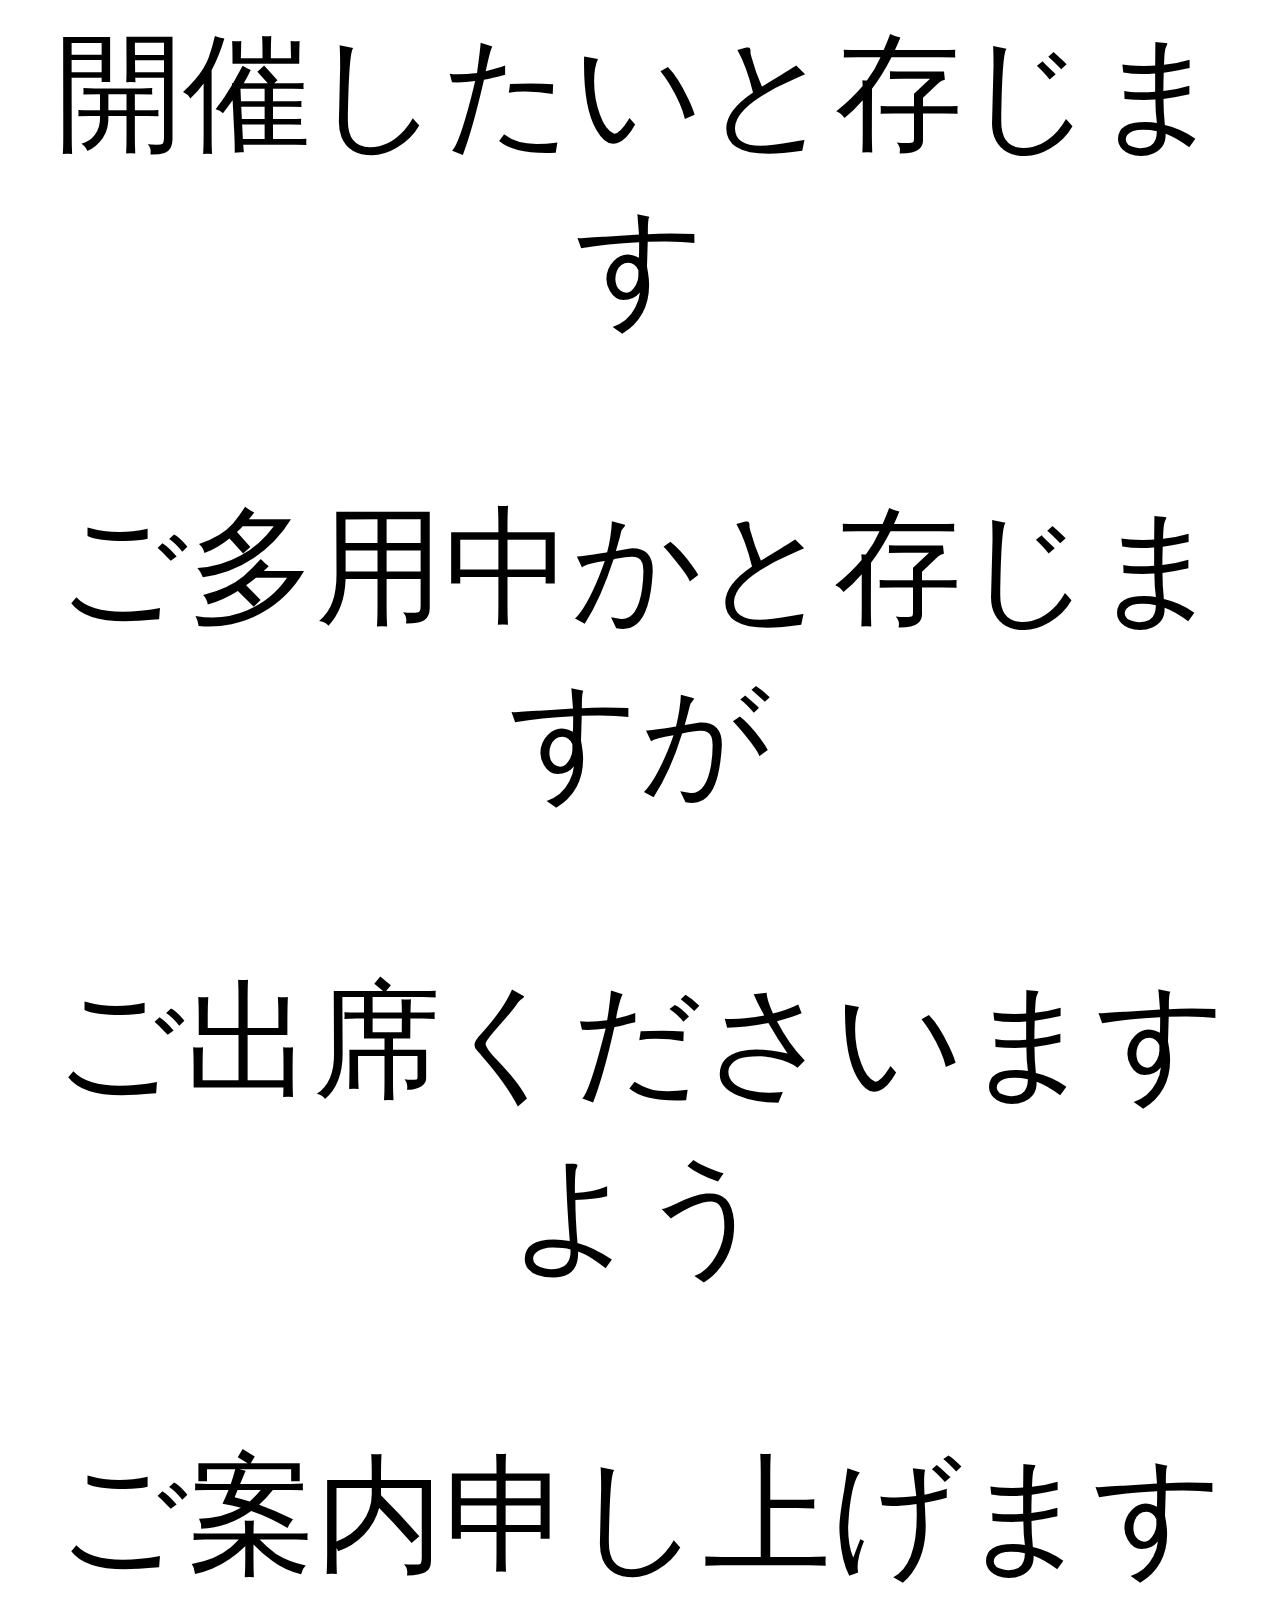
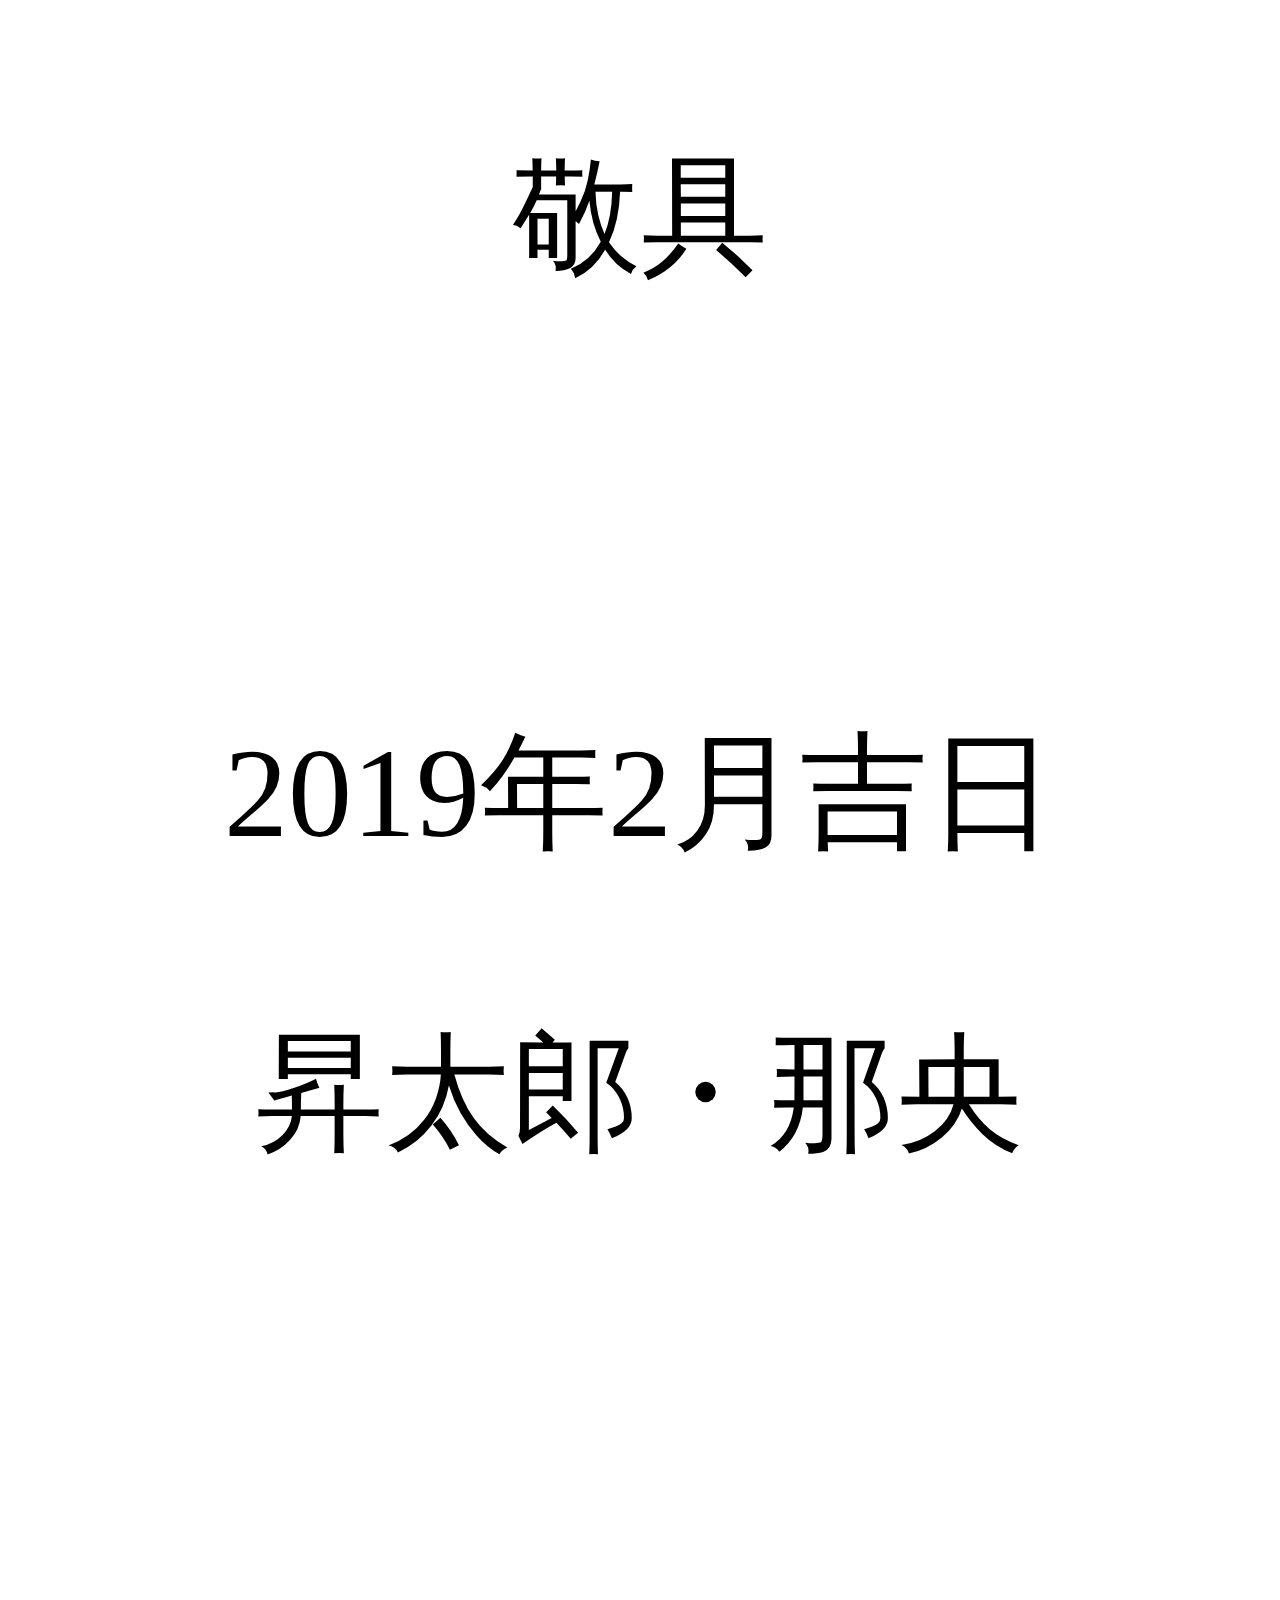
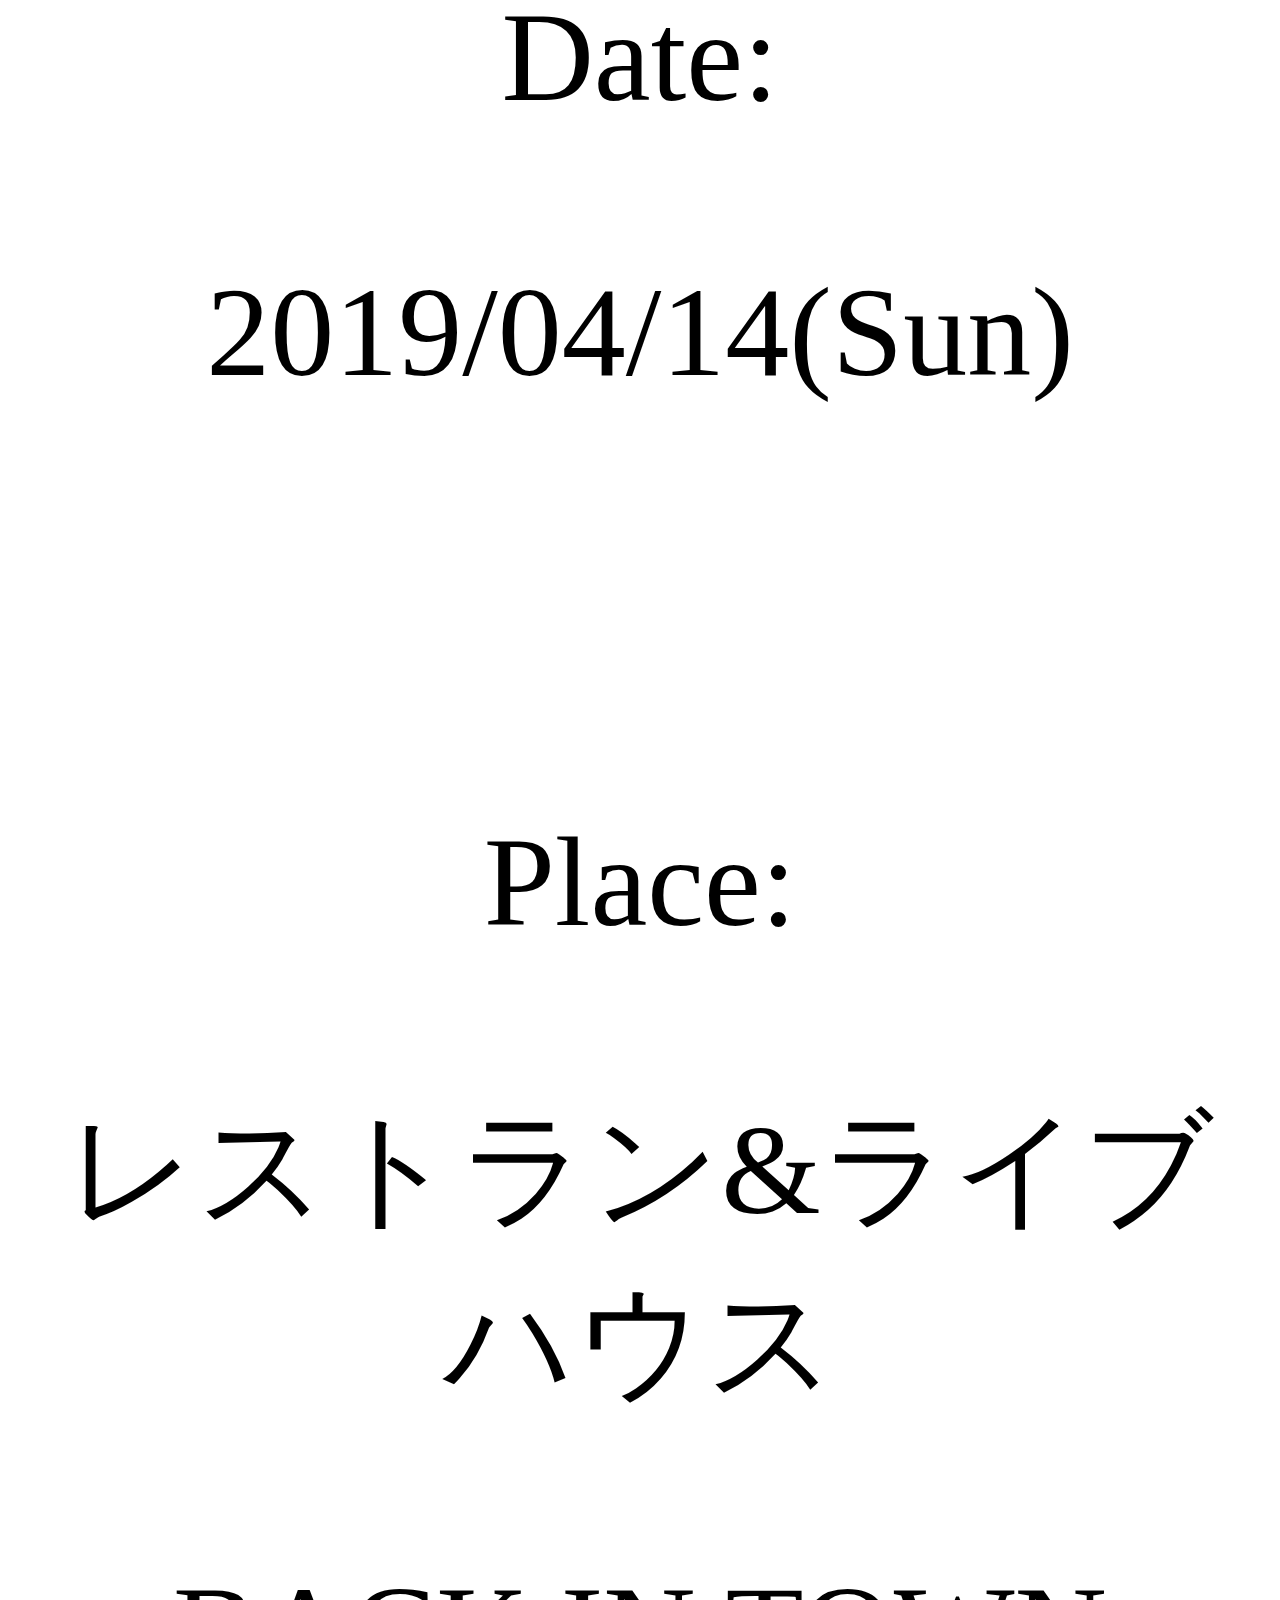
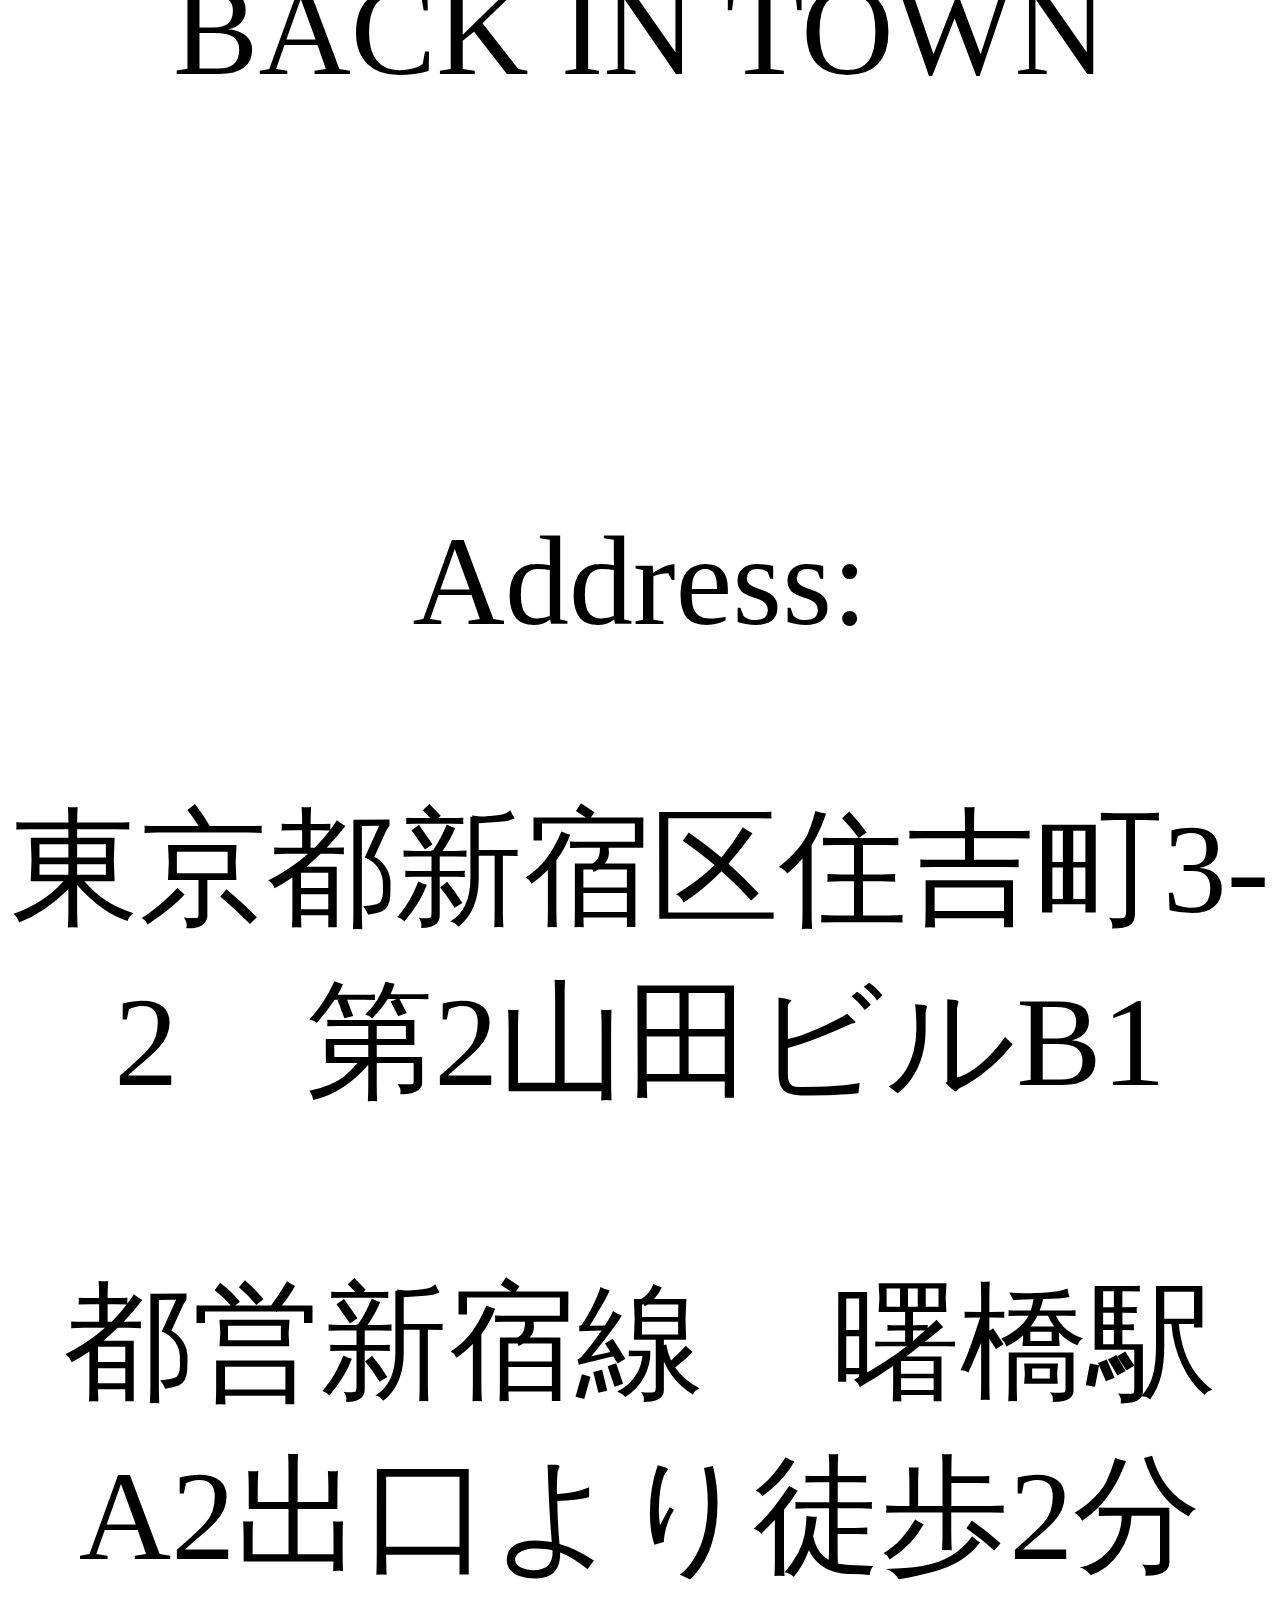
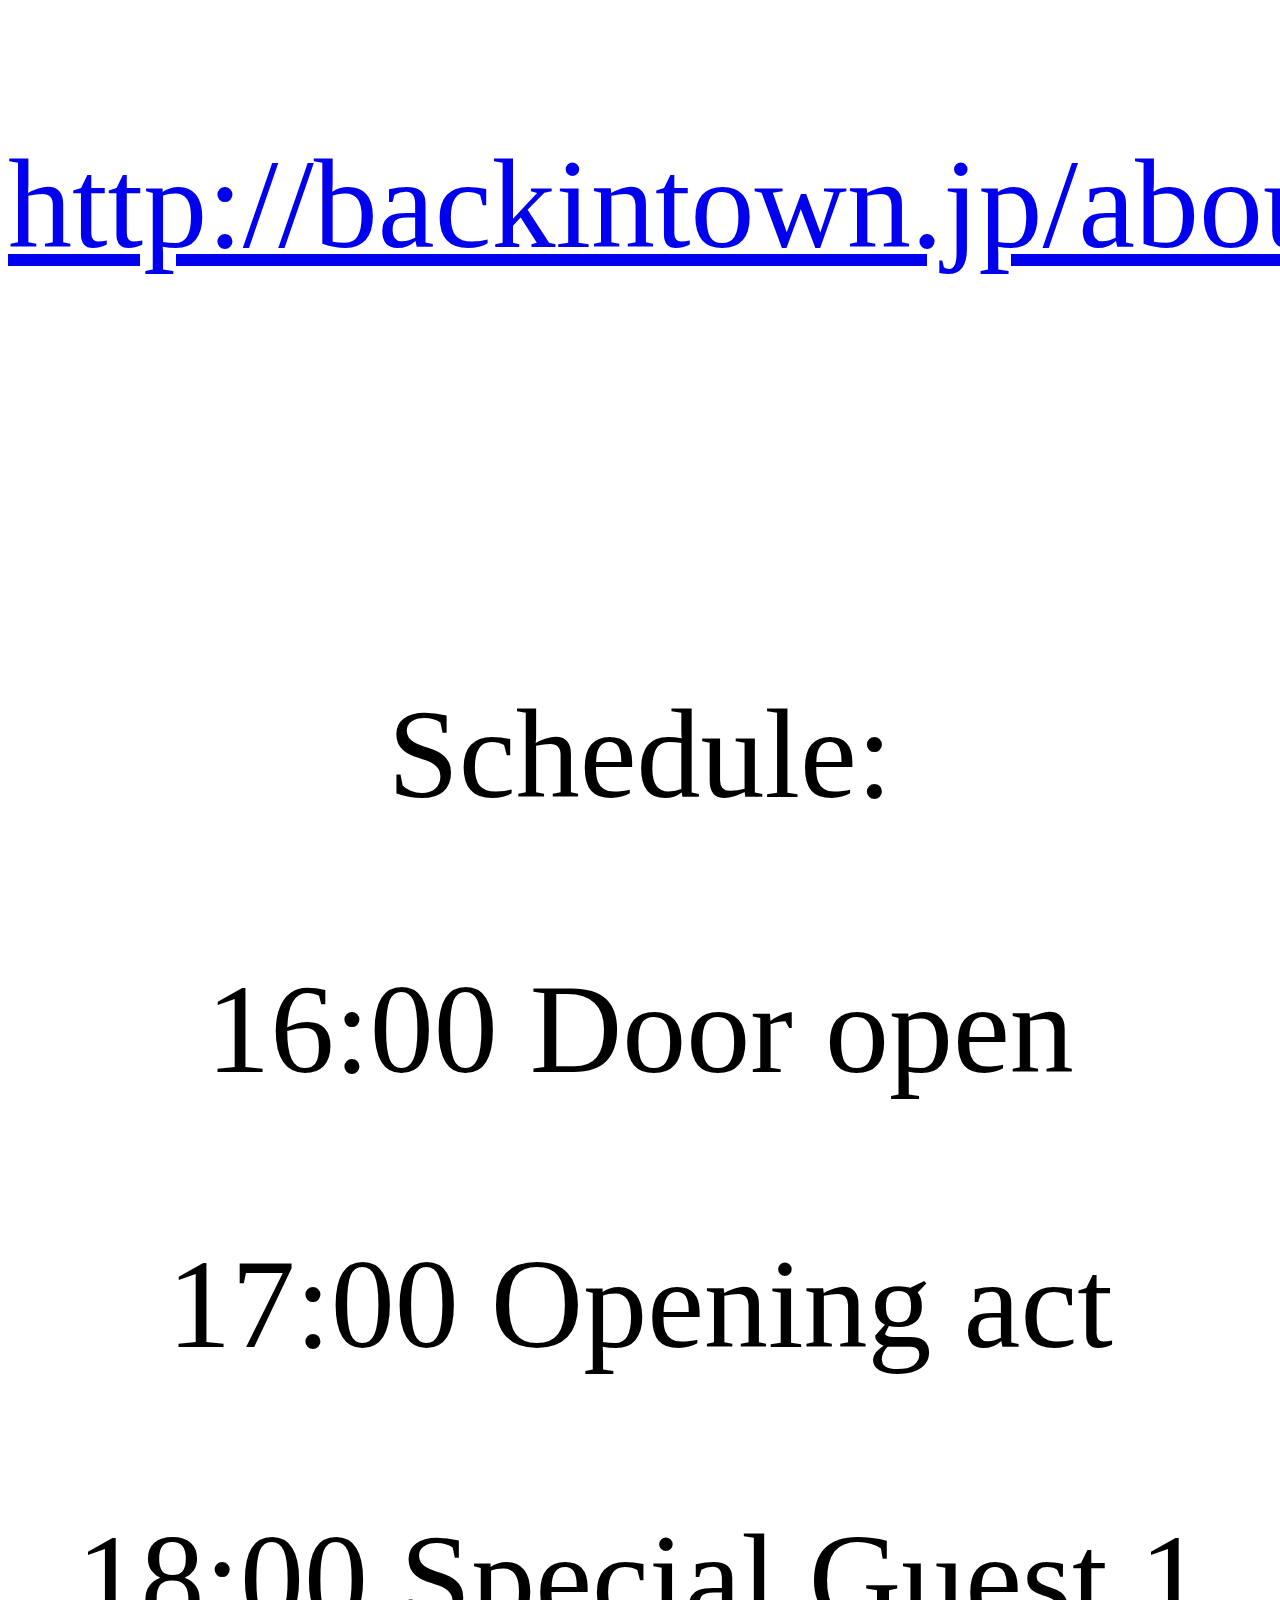
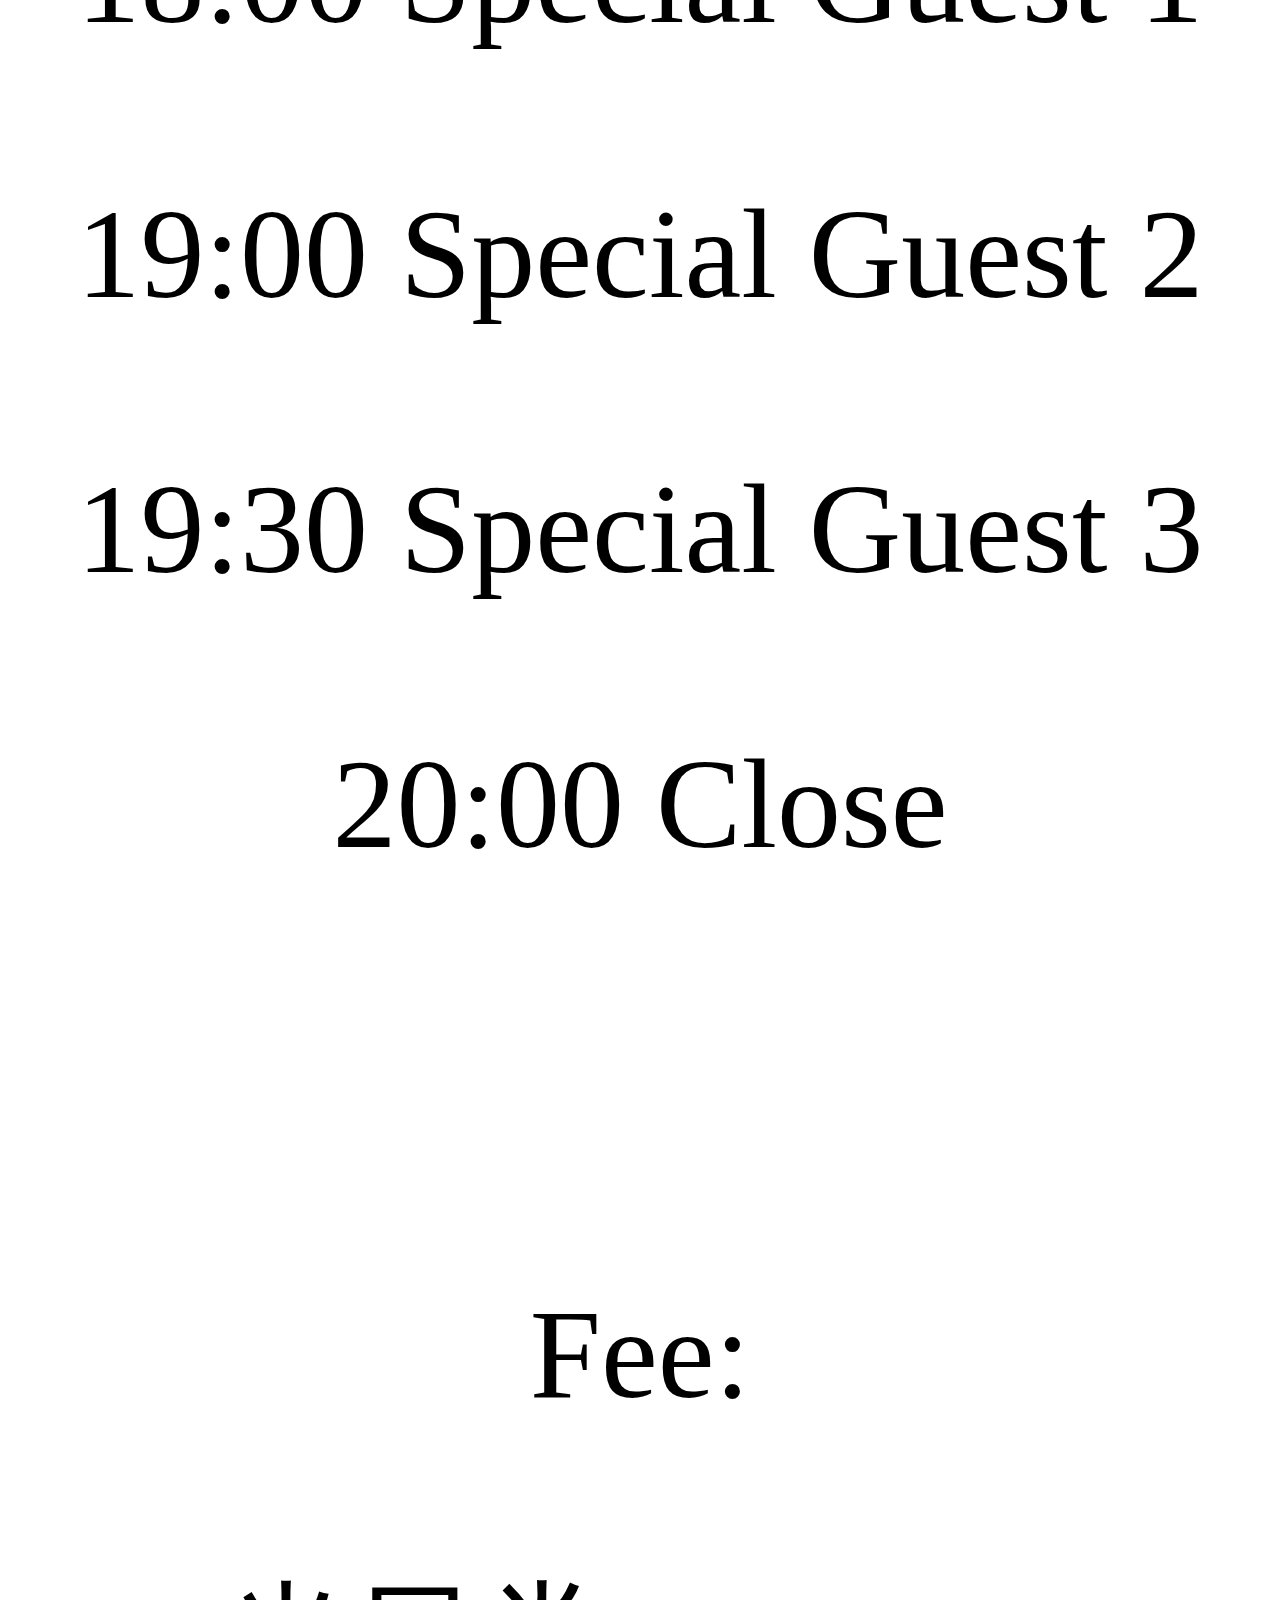
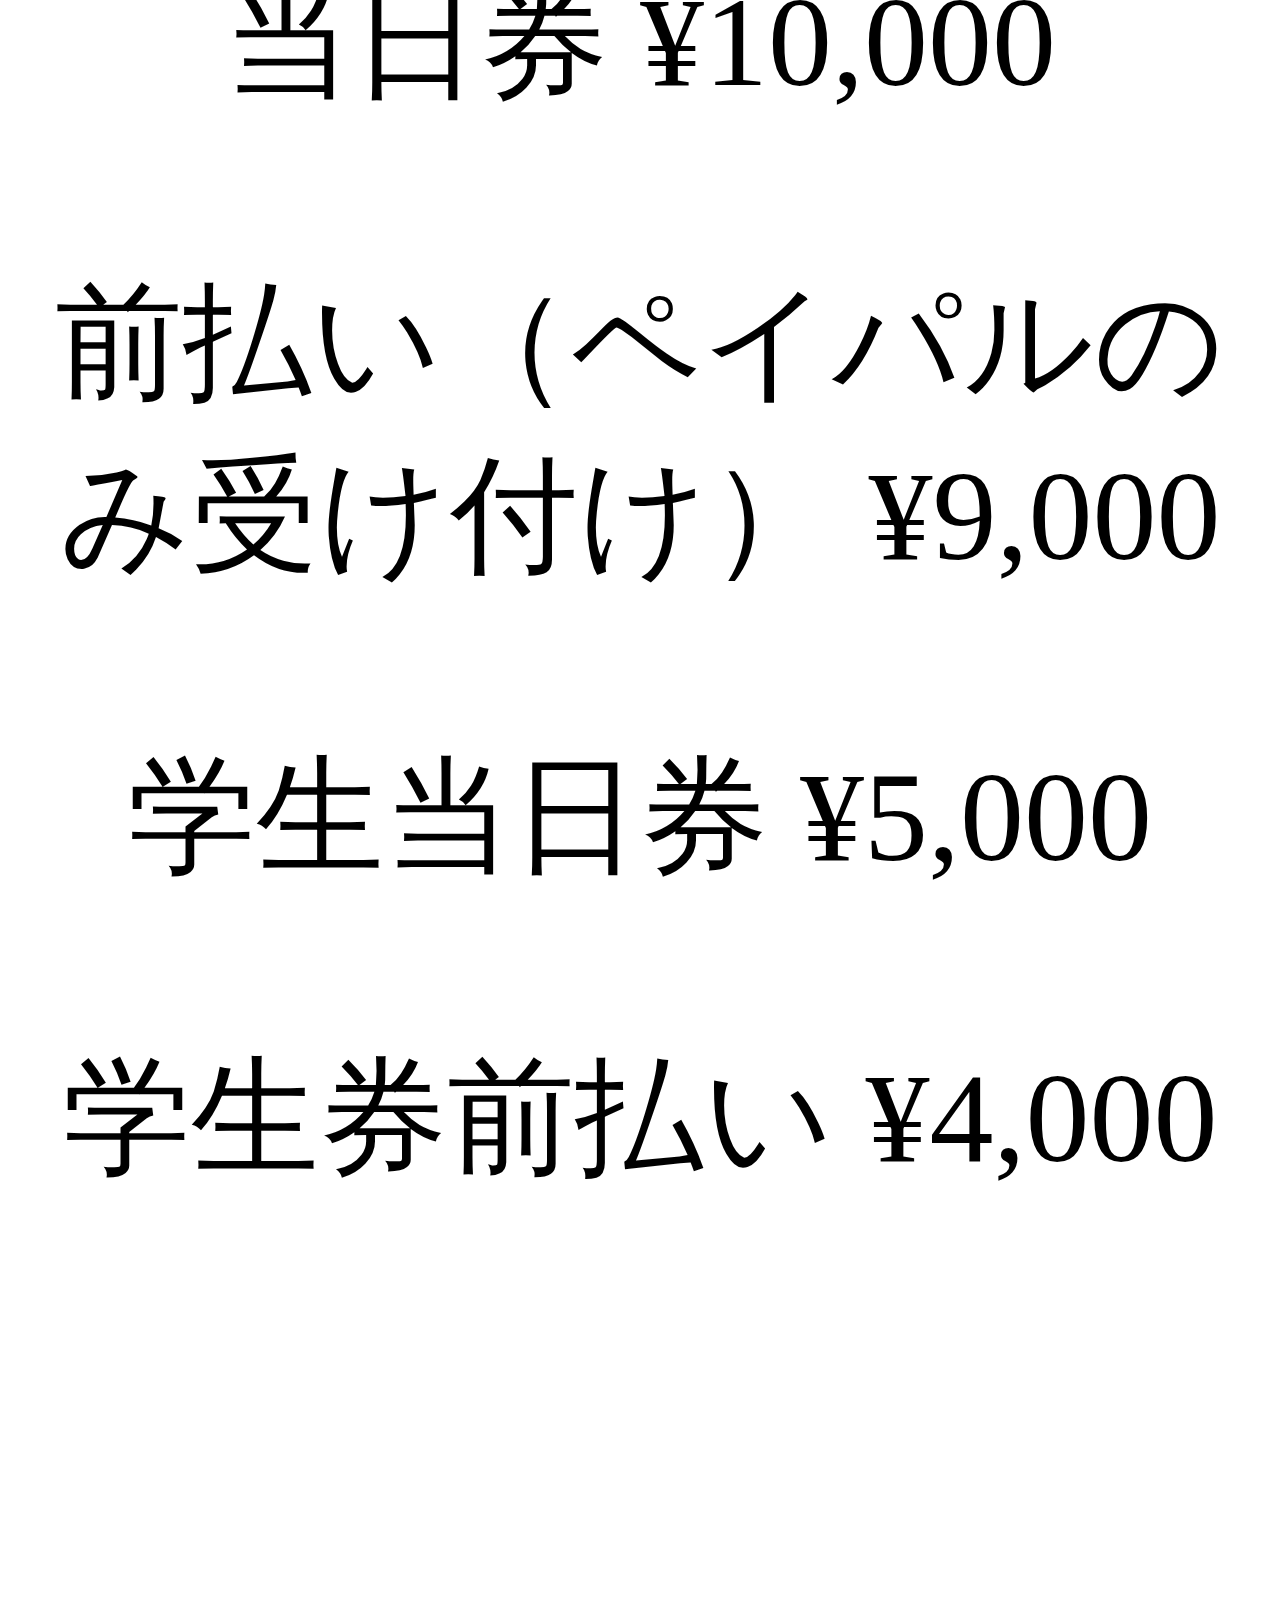
<file: index5.html>
<!DOCTYPE html>
<html>
  <head>
    <title>Uchida Wedding party & concert</title>
    <meta name=”viewport” content=”width=device-width,initial-scale=1.0,minimum-scale=1.0″>
    <link rel="stylesheet" type="text/css" href="style3.css">
  </head>
  <body>
<img src="./assets/wedding-flyer-01.png" width='100%'/>
<p>拝啓</p>
<p>このたび</p>
<p>私たちは結婚パーティーを</p>
<p>開催することにしました</p>
<p>つきましては日頃お世話になっております</p>
<p>皆様方をお招きしてささやかですが小宴を</p>
<p>開催したいと存じます</p>
<p>ご多用中かと存じますが</p>
<p>ご出席くださいますよう</p>
<p>ご案内申し上げます</p>
<p>敬具</p>
<br>
<p>2019年2月吉日</p>
<p>昇太郎・那央</p>
<br>
<p>Date:</p>
<p>2019/04/14(Sun)</p>
<br>
<p>Place:</p>
<p>レストラン&ライブハウス</p>
<p>BACK IN TOWN</p>
<br>
<p>Address:</p>
<p>東京都新宿区住吉町3-2　第2山田ビルB1</p>
<p>都営新宿線　曙橋駅　A2出口より徒歩2分</p>
<p><a href="http://backintown.jp/about/">http://backintown.jp/about/</a></p>
<br>
<p>Schedule:</p>
<p>16:00 Door open</p>
<p>17:00 Opening act</p>
<p>18:00 Special Guest 1</p>
<p>19:00 Special Guest 2</p>
<p>19:30 Special Guest 3</p>
<p>20:00 Close</p>
<br>
<p>Fee:</p>
<p>当日券 ¥10,000</p>
<p>前払い（ペイパルのみ受け付け） ¥9,000</p>
<p>学生当日券 ¥5,000</p>
<p>学生券前払い ¥4,000</p>
<br>
<p>詳細はFBページ</p>
<p>もしくはイベントサイトにて</p>
<p>FBイベントページ：
<br>
<a href="https://www.facebook.com/events/2705271849611485/">https://www.facebook.com/events/2705271849611485/</a></p>
<p>イベントサイト：
<br>
<a href="https://adawarp.github.io/uchida-wedding-party/">https://adawarp.github.io/uchida-wedding-party/</a></p>
<br>
<p>Memo</p>
<p>参加受付方法、前払い券に関しては</p>
<p>３月初旬に告知致します。</p>
<p>【詳細は随時アップデート予定】</p>
<br>
<a href="https://goo.gl/forms/eLW3YJ17Cw2bu4u33"><p>打田家ウェディングパーティー</p>
  <p>お申し込みフォームはこちら</p></a>

<h3>スペシャルコンサートもあるよ！</h3>
</body>
</html>
</file>
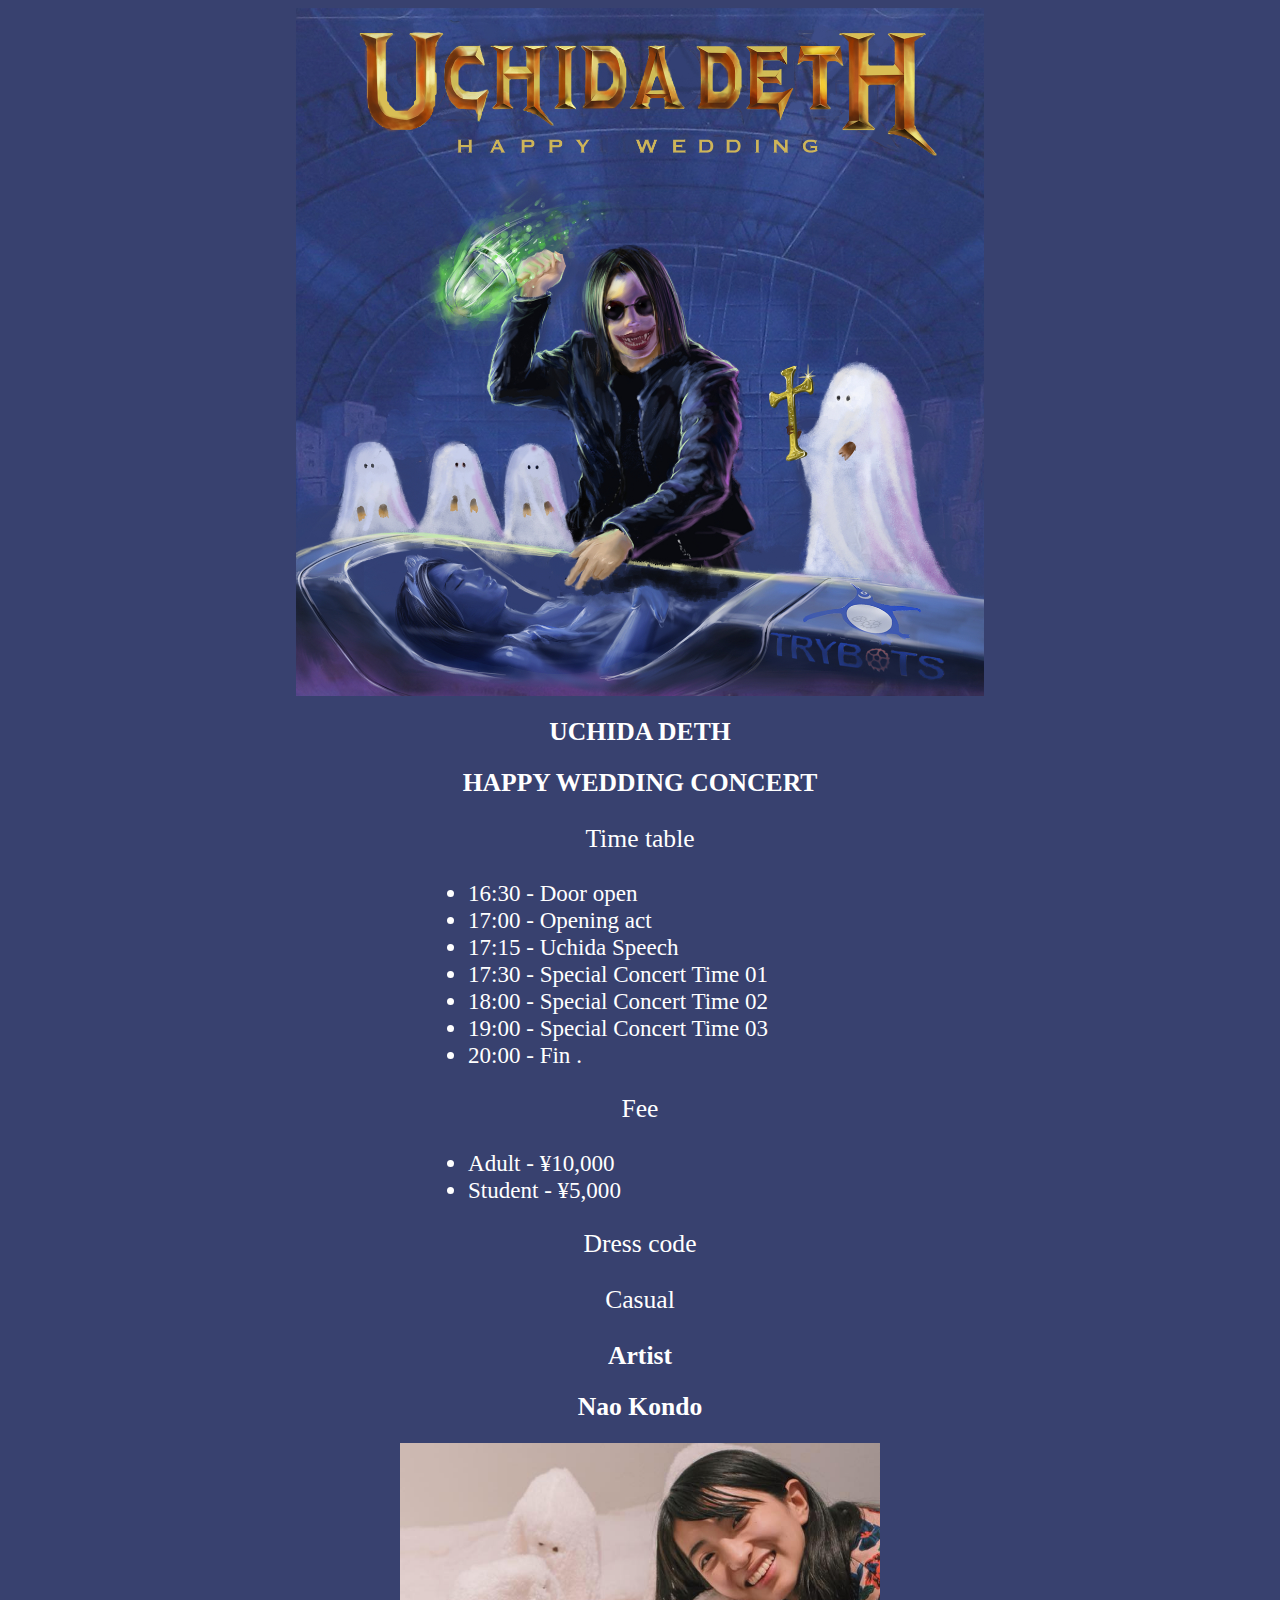
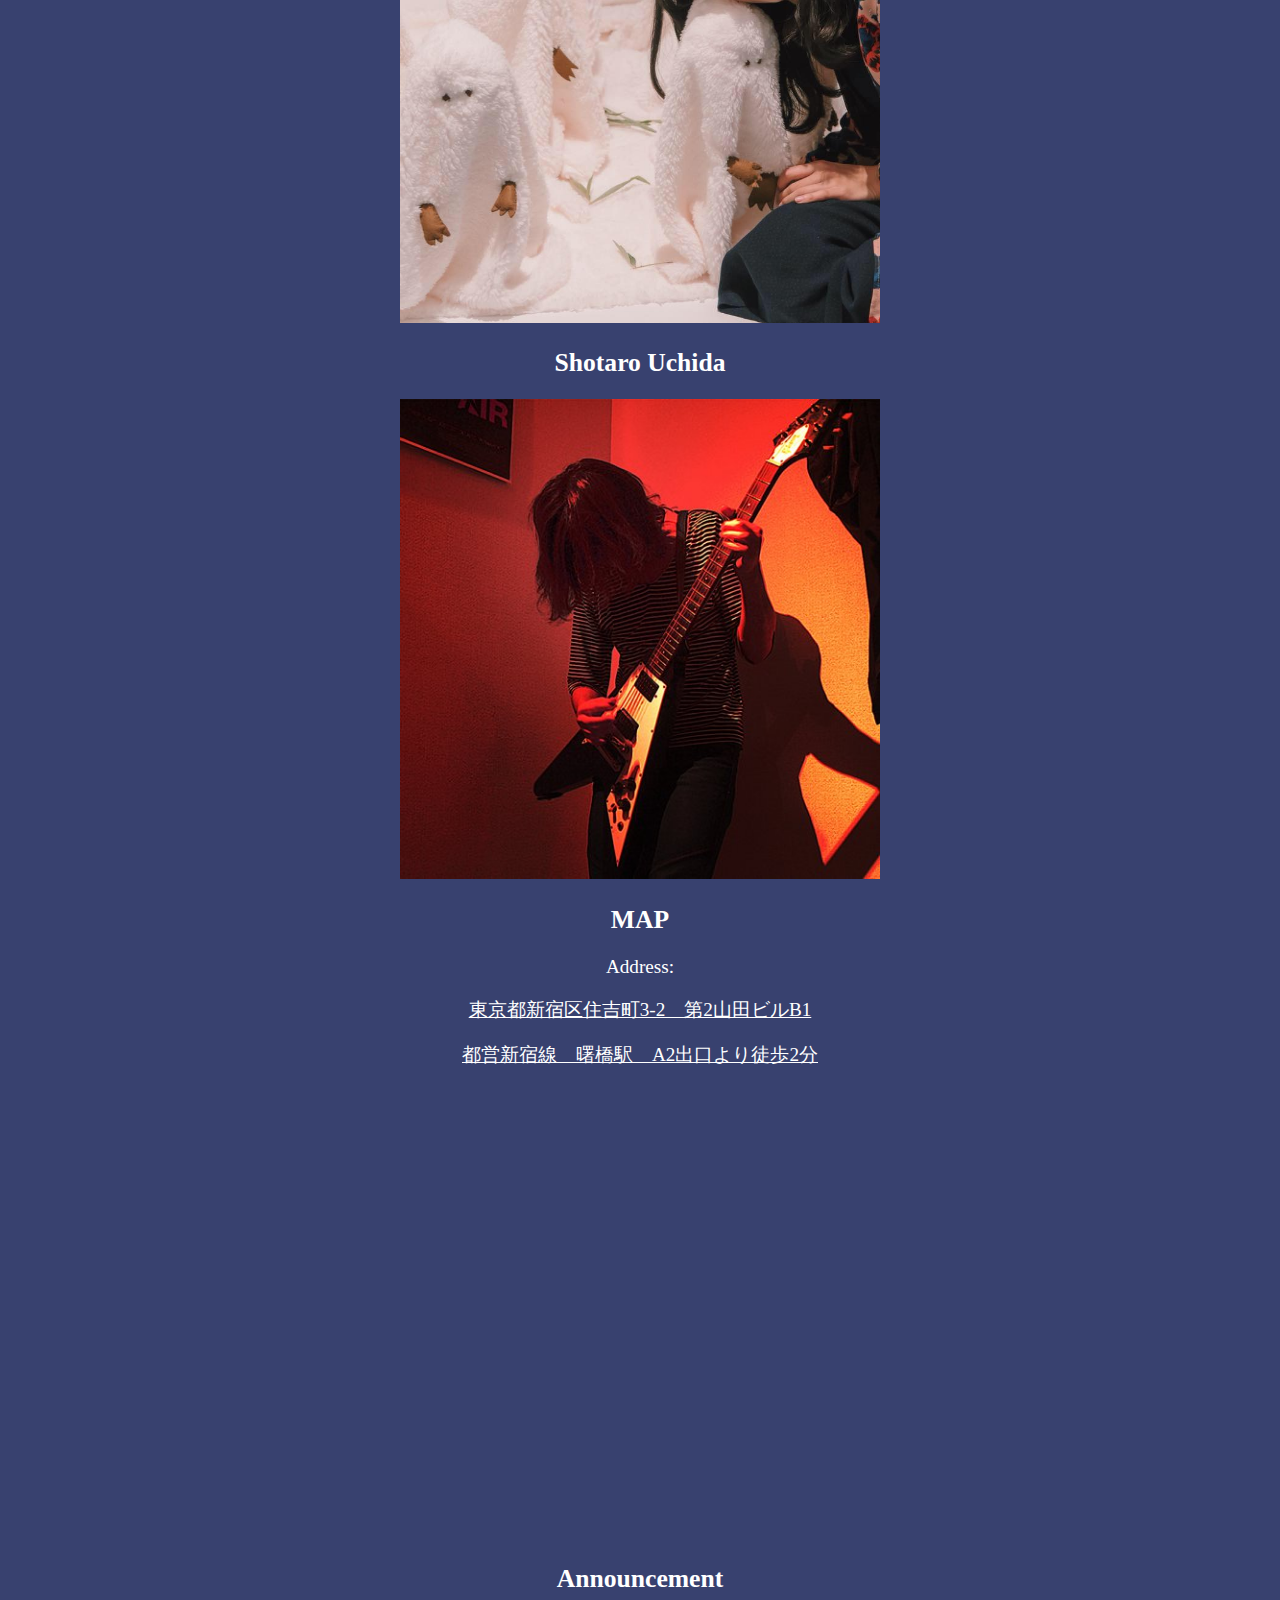
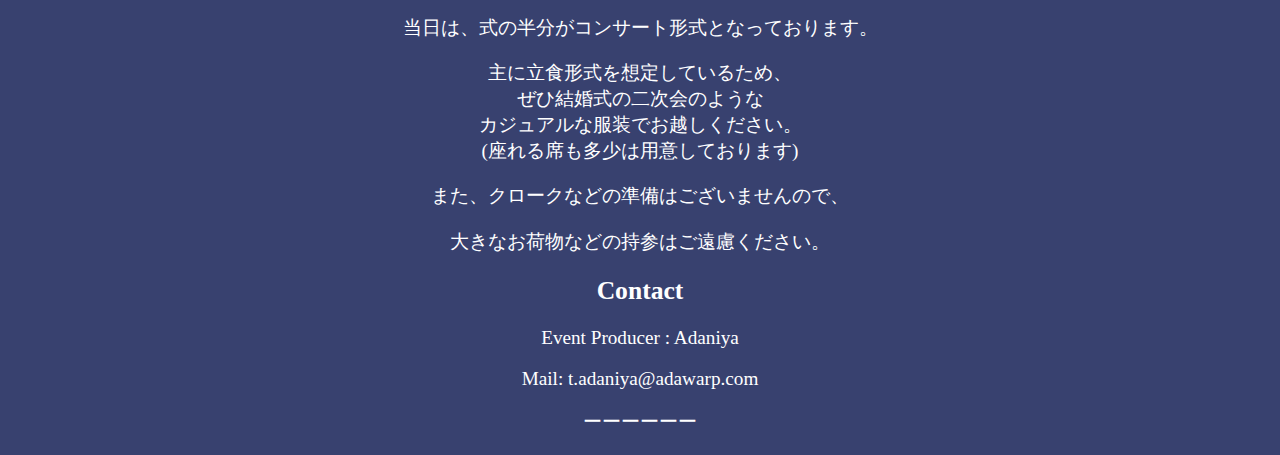
<file: time-table.html>
<!DOCTYPE html>
<html>
  <head>
    <title>Uchida Wedding party & concert</title>
    <link rel="stylesheet" type="text/css" href="time-table.css">
  </head>
  <body>
    <div class="image-container">
      <img
        class="head-img"
        center
        src="./assets/uchida-deth.jpg"/>
    </div>
    <div class="header">
      <h1>UCHIDA DETH</h1>
      <h2>HAPPY WEDDING CONCERT</h2>
    </div>
    <div class="time-table">
      <p>Time table</p>
      <ul>
        <li>16:30 - Door open</li>
        <li>17:00 - Opening act</li>
        <li>17:15 - Uchida Speech</li>
        <li>17:30 - Special Concert Time 01</li>
        <li>18:00 - Special Concert Time 02</li>
        <li>19:00 - Special Concert Time 03</li>
        <li>20:00 - Fin .</li>
      </ul>
      <p>Fee</p>
      <ul>
        <li>Adult - ¥10,000</li>
        <li>Student - ¥5,000</li>
      </ul>
      <p>Dress code</p>
      <p>Casual</p>
    </div>
    <div class="artist">
      <h1>Artist</h1>
      <h2>Nao Kondo</h2>
      <img
        center
        src="./assets/nao.jpg"/>

      <h2>Shotaro Uchida</h2>
      <img
        center
        src="./assets/uchida.jpg"/>
    </div>
    <div class="map">
      <h2>MAP</h2>
      <p>Address:</p>
      <a href="https://goo.gl/maps/1qjstzrp87z">
        <p>東京都新宿区住吉町3-2　第2山田ビルB1</p>
        <p>都営新宿線　曙橋駅　A2出口より徒歩2分</p>
      </a>
      <iframe src="https://www.google.com/maps/embed?pb=!1m14!1m8!1m3!1d12961.51909178437!2d139.720364!3d35.692271!3m2!1i1024!2i768!4f13.1!3m3!1m2!1s0x0%3A0x61dfd8e64ff5fc1!2sBack+in+Town!5e0!3m2!1sen!2sjp!4v1554542680124!5m2!1sen!2sjp" width="600" height="450" frameborder="0" style="border:0" allowfullscreen></iframe>

      <h2>Announcement</h2>
      <p>当日は、式の半分がコンサート形式となっております。</p>
      <p>主に立食形式を想定しているため、<br>
      ぜひ結婚式の二次会のような<br>
      カジュアルな服装でお越しください。<br>
      (座れる席も多少は用意しております)
      </p>
      <p>また、クロークなどの準備はございませんので、</p>
      <p>大きなお荷物などの持参はご遠慮ください。</p>

      <h2>Contact</h2>
      <p>Event Producer : Adaniya</p>
      <p>Mail: t.adaniya@adawarp.com</p>
      <p>ーーーーーー</p>
    </div>
  </body>
</html>
</file>
<file: style.css>
body{
  text-align:center
}

body{
  font-size:1.3rem
}
</file>
<file: style3.css>
body{
  text-align:center
}

body{
  font-size:10vw
}
</file>
<file: time-table.css>
body {
  background-color: #38416f;
  text-align: center;
  font-size: 80%;
}

.image-container {
  text-align: center;
}

.head-img {
  width: 100%;
  max-width: 43rem;
}

img {
  width: 80%;
  max-width: 30rem;
}

.header {
  text-align: center;
  color: white;
}

.time-table {
  text-align: center;
  color: white;
  font-size: 2vmax;
}

h1 {
  font-size: 2vmax;
}

h2 {
  font-size: 2vmax;
}

ul {
  width: 30vmax;
  margin: auto;
  text-align: left;
  font-size: 1.8vmax;
}

.artist {
  color: white;
}

.map {
  color: white;
  font-size: 1.5vmax;
}

a {
  color: white;
}
</file>
